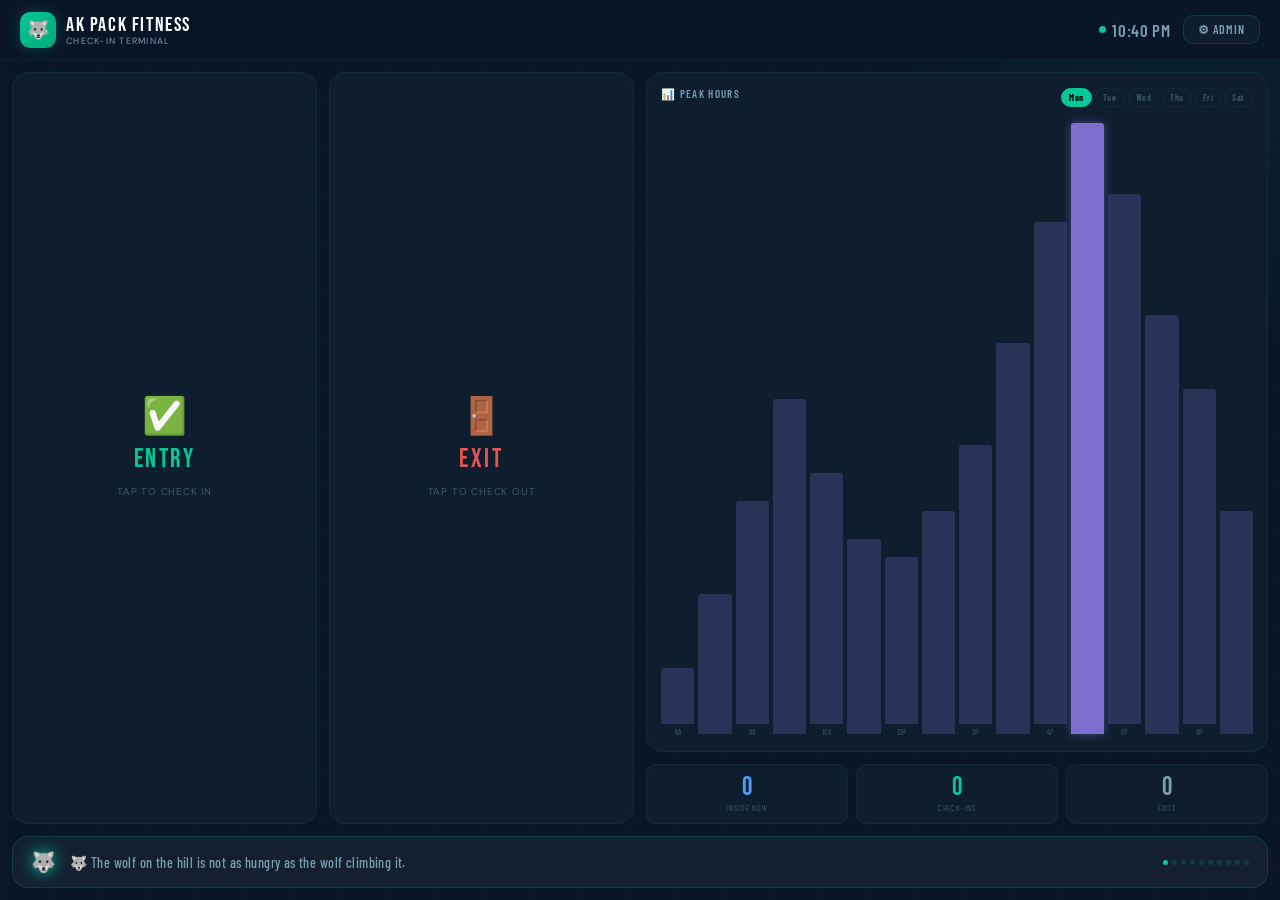
<file: index.html>
<!DOCTYPE html>
<html lang="en">
<head>
<meta charset="UTF-8">
<meta name="viewport" content="width=device-width, initial-scale=1.0, maximum-scale=1.0">
<title>AK Pack Fitness</title>
<link rel="stylesheet" href="style.css">
<style>
/* ── TOPBAR ── */
.topbar{
  position:fixed;top:0;left:0;right:0;height:var(--topbar);
  background:rgba(10,22,40,.96);backdrop-filter:blur(16px);
  border-bottom:1px solid var(--border);
  display:flex;align-items:center;justify-content:space-between;
  padding:0 20px;z-index:100;
}
.logo{display:flex;align-items:center;gap:10px;cursor:pointer;user-select:none}
.logo-icon{width:36px;height:36px;background:linear-gradient(135deg,var(--accent),var(--accent2));border-radius:10px;display:flex;align-items:center;justify-content:center;font-size:18px;box-shadow:0 0 16px var(--accent-glow)}
.logo-text{font-family:'Bebas Neue',sans-serif;font-size:20px;letter-spacing:.08em}
.logo-sub{font-size:9px;color:var(--text2);letter-spacing:.14em;text-transform:uppercase;margin-top:-2px}
.topbar-right{display:flex;align-items:center;gap:12px}
.clock-wrap{display:flex;align-items:center;gap:6px;font-family:'Barlow Condensed',sans-serif;font-size:17px;font-weight:600;color:var(--text2);letter-spacing:.04em}
.admin-link{background:var(--card);border:1px solid var(--border2);color:var(--text2);padding:6px 14px;border-radius:var(--radius-sm);cursor:pointer;font-family:'Barlow Condensed',sans-serif;font-size:12px;font-weight:600;letter-spacing:.1em;text-transform:uppercase;transition:all .2s;text-decoration:none;display:inline-flex;align-items:center;gap:5px}
.admin-link:hover{border-color:var(--accent);color:var(--accent);box-shadow:0 0 12px var(--accent-glow)}

/* ── MAIN GRID ── */
.main{
  position:fixed;
  top:var(--topbar);left:0;right:0;bottom:0;
  display:grid;
  grid-template-columns:1fr 1fr;
  grid-template-rows:1fr 52px;
  gap:12px;padding:12px;
  z-index:1;
}

/* ── LEFT COL ── */
.left-col{display:grid;grid-template-columns:1fr 1fr;gap:12px}

/* ENTRY / EXIT */
.action-btn{
  background:var(--card);border:1px solid var(--border);border-radius:var(--radius);
  display:flex;flex-direction:column;align-items:center;justify-content:center;
  gap:10px;cursor:pointer;text-decoration:none;color:var(--text);
  transition:all .35s cubic-bezier(.34,1.56,.64,1);
  position:relative;overflow:hidden;min-height:0;
}
.action-btn::before{content:'';position:absolute;inset:0;opacity:0;transition:opacity .3s;border-radius:inherit}
.action-btn.entry::before{background:radial-gradient(circle at 50% 60%,rgba(0,200,150,.18) 0%,transparent 70%)}
.action-btn.exit::before{background:radial-gradient(circle at 50% 60%,rgba(224,85,85,.15) 0%,transparent 70%)}
.action-btn:hover::before{opacity:1}
.action-btn.entry:hover{border-color:var(--accent);box-shadow:0 0 28px rgba(0,200,150,.2);transform:translateY(-2px)}
.action-btn.exit:hover{border-color:var(--red);box-shadow:0 0 28px rgba(224,85,85,.2);transform:translateY(-2px)}
.action-btn:active{transform:scale(.97)}
.action-icon{font-size:36px;line-height:1}
.action-label{font-family:'Bebas Neue',sans-serif;font-size:26px;letter-spacing:.1em}
.action-btn.entry .action-label{color:var(--accent)}
.action-btn.exit .action-label{color:var(--red)}
.action-sub{font-size:10px;color:var(--text3);letter-spacing:.08em;text-transform:uppercase}
.action-btn.entry{animation:breatheTeal 3s ease-in-out infinite}
.action-btn.exit{animation:breatheRed 3s ease-in-out infinite;animation-delay:1.5s}
@keyframes breatheTeal{0%,100%{box-shadow:0 0 0 0 rgba(0,200,150,0)}50%{box-shadow:0 0 18px 2px rgba(0,200,150,.1)}}
@keyframes breatheRed{0%,100%{box-shadow:0 0 0 0 rgba(224,85,85,0)}50%{box-shadow:0 0 18px 2px rgba(224,85,85,.1)}}

/* ── RIGHT COL ── */
.right-col{display:grid;grid-template-rows:1fr auto;gap:12px}

/* GRAPH */
.graph-card{background:var(--card);border:1px solid var(--border);border-radius:var(--radius);padding:14px;display:flex;flex-direction:column;min-height:0}
.graph-header{display:flex;align-items:center;justify-content:space-between;margin-bottom:10px;flex-shrink:0}
.day-pills{display:flex;gap:3px}
.day-pill{padding:3px 7px;border-radius:20px;font-size:9px;font-family:'Barlow Condensed',sans-serif;font-weight:600;letter-spacing:.06em;cursor:pointer;border:1px solid var(--border);color:var(--text3);background:transparent;transition:all .2s}
.day-pill.active{background:var(--accent);border-color:var(--accent);color:#000;font-weight:700}
.bar-chart{display:flex;align-items:flex-end;gap:4px;flex:1;min-height:0;padding-top:6px}
.bar-wrap{flex:1;display:flex;flex-direction:column;align-items:center;gap:3px;height:100%;justify-content:flex-end}
.bar{width:100%;border-radius:3px 3px 0 0;background:rgba(124,111,205,.25);transition:height .6s cubic-bezier(.34,1.56,.64,1),background .2s;cursor:pointer;min-height:3px}
.bar.peak{background:var(--purple);box-shadow:0 0 10px rgba(124,111,205,.5)}
.bar:hover{background:var(--accent)}
.bar-label{font-size:8px;color:var(--text3);font-family:'Barlow Condensed',sans-serif;white-space:nowrap}

/* MINI STATS ROW */
.mini-stats{display:grid;grid-template-columns:1fr 1fr 1fr;gap:8px}
.mini-stat{background:var(--card);border:1px solid var(--border);border-radius:var(--radius-sm);padding:10px 8px;text-align:center}
.mini-val{font-family:'Bebas Neue',sans-serif;font-size:26px;line-height:1;margin-bottom:2px}
.mini-label{font-size:8px;color:var(--text3);letter-spacing:.1em;text-transform:uppercase;font-family:'Barlow Condensed',sans-serif}
.stat-inside .mini-val{color:var(--blue)}
.stat-checkin .mini-val{color:var(--accent)}
.stat-exits .mini-val{color:var(--text2)}

/* PACK FEED */
.pack-feed{
  grid-column:1/-1;
  background:var(--card2);border:1px solid var(--border2);border-radius:var(--radius);
  padding:0 18px;display:flex;align-items:center;gap:14px;overflow:hidden;
}
.feed-wolf{font-size:20px;flex-shrink:0;filter:drop-shadow(0 0 8px var(--accent))}
.feed-text{font-family:'Barlow Condensed',sans-serif;font-size:14px;font-weight:500;color:var(--text2);letter-spacing:.03em;flex:1;transition:opacity .5s,transform .4s}
.feed-text.out{opacity:0;transform:translateY(-8px)}
.feed-dots{display:flex;gap:4px;flex-shrink:0}
.fdot{width:5px;height:5px;border-radius:50%;background:var(--border2);transition:background .3s}
.fdot.on{background:var(--accent)}

/* ── RESPONSIVE ── */
@media(max-width:900px){
  .main{grid-template-columns:1fr 1fr;grid-template-rows:1fr 1fr 44px;gap:10px;padding:10px}
  .left-col{grid-column:1/2;grid-row:1/2}
  .right-col{grid-column:2/3;grid-row:1/3}
  .pack-feed{grid-row:3}
}
@media(max-width:600px){
  .main{position:relative;top:var(--topbar);bottom:auto;height:auto;display:flex;flex-direction:column;gap:10px;padding:10px;overflow-y:auto}
  .left-col{grid-template-columns:1fr 1fr;min-height:160px}
  .action-icon{font-size:28px}
  .action-label{font-size:20px}
  .logo-sub{display:none}
  .bar-chart{height:60px}
}
/* LANDSCAPE MOBILE/TABLET */
@media(max-height:520px){
  :root{--topbar:48px}
  .main{gap:8px;padding:8px}
  .action-icon{font-size:24px}
  .action-label{font-size:20px}
  .action-sub{display:none}
  .mini-val{font-size:20px}
  .bar-chart{min-height:40px}
  .pack-feed{padding:0 12px}
  .feed-text{font-size:12px}
}
</style>
</head>
<body>

<div class="topbar">
  <div class="logo" id="logoEl">
    <div class="logo-icon">🐺</div>
    <div>
      <div class="logo-text">AK Pack Fitness</div>
      <div class="logo-sub">Check-In Terminal</div>
    </div>
  </div>
  <div class="topbar-right">
    <div class="clock-wrap"><span class="live-dot"></span><span id="clock">--:-- --</span></div>
    <a class="admin-link" href="admin.html">⚙ Admin</a>
  </div>
</div>

<div class="main">

  <!-- LEFT: ENTRY + EXIT -->
  <div class="left-col">
    <a class="action-btn entry" href="numpad.html?mode=entry">
      <div class="action-icon">✅</div>
      <div class="action-label">Entry</div>
      <div class="action-sub">Tap to check in</div>
    </a>
    <a class="action-btn exit" href="numpad.html?mode=exit">
      <div class="action-icon">🚪</div>
      <div class="action-label">Exit</div>
      <div class="action-sub">Tap to check out</div>
    </a>
  </div>

  <!-- RIGHT: GRAPH + MINI STATS -->
  <div class="right-col">
    <div class="graph-card">
      <div class="graph-header">
        <div class="card-title">📊 Peak Hours</div>
        <div class="day-pills">
          <button class="day-pill active" onclick="setDay(this,'Mon')">Mon</button>
          <button class="day-pill" onclick="setDay(this,'Tue')">Tue</button>
          <button class="day-pill" onclick="setDay(this,'Wed')">Wed</button>
          <button class="day-pill" onclick="setDay(this,'Thu')">Thu</button>
          <button class="day-pill" onclick="setDay(this,'Fri')">Fri</button>
          <button class="day-pill" onclick="setDay(this,'Sat')">Sat</button>
        </div>
      </div>
      <div class="bar-chart" id="barChart"></div>
    </div>

    <div class="mini-stats">
      <div class="mini-stat stat-inside"><div class="mini-val" id="insideCount">0</div><div class="mini-label">Inside Now</div></div>
      <div class="mini-stat stat-checkin"><div class="mini-val" id="checkinCount">0</div><div class="mini-label">Check-ins</div></div>
      <div class="mini-stat stat-exits"><div class="mini-val" id="exitCount">0</div><div class="mini-label">Exits</div></div>
    </div>
  </div>

  <!-- PACK FEED -->
  <div class="pack-feed">
    <div class="feed-wolf">🐺</div>
    <div class="feed-text" id="feedText">Loading pack message...</div>
    <div class="feed-dots" id="feedDots"></div>
  </div>

</div>

<div class="toast-container" id="tc"></div>

<script>
const SHEET_ID = localStorage.getItem('ak_sheet_id')||'1Vo8k_hEm6OrJt-Bqf1T8vxcMH4_U9DoXkxsJPt9lKsw';

/* CLOCK */
function tick(){
  const n=new Date();let h=n.getHours();const m=String(n.getMinutes()).padStart(2,'0');
  const ap=h>=12?'PM':'AM';h=h%12||12;
  document.getElementById('clock').textContent=`${h}:${m} ${ap}`;
}
tick();setInterval(tick,1000);

/* BAR CHART */
const HD={Mon:[2,5,8,12,9,7,6,8,10,14,18,22,19,15,12,8],Tue:[1,4,7,10,8,6,5,7,9,13,17,20,18,14,11,7],Wed:[3,6,9,13,10,8,7,9,11,15,19,23,20,16,13,9],Thu:[2,5,8,11,9,7,6,8,10,14,18,21,19,15,12,8],Fri:[4,7,10,14,11,9,8,10,12,16,20,24,21,17,14,10],Sat:[8,14,20,18,15,12,10,8,7,6,5,4,3,2,1,0]};
const HL=['6A','7A','8A','9A','10A','11A','12P','1P','2P','3P','4P','5P','6P','7P','8P','9P'];
function renderChart(day){
  const d=HD[day]||HD.Mon;const mx=Math.max(...d);
  const c=document.getElementById('barChart');c.innerHTML='';
  d.forEach((v,i)=>{
    const w=document.createElement('div');w.className='bar-wrap';
    const b=document.createElement('div');b.className='bar'+(v===mx?' peak':'');
    b.style.height=`${(v/mx)*100}%`;
    const l=document.createElement('div');l.className='bar-label';
    l.textContent=i%2===0?HL[i]:'';
    w.appendChild(b);w.appendChild(l);c.appendChild(w);
  });
}
function setDay(el,day){
  document.querySelectorAll('.day-pill').forEach(p=>p.classList.remove('active'));
  el.classList.add('active');renderChart(day);
}
renderChart('Mon');

/* PACK FEED */
const msgs=[
  '🐺 The wolf on the hill is not as hungry as the wolf climbing it.',
  '💪 Every rep brings you closer to the pack leader.',
  '🔥 Pain is temporary. Pack pride is forever.',
  '🐺 A wolf does not lose sleep over the opinion of sheep.',
  '⚡ Your only competition is who you were yesterday.',
  '🏋️ Iron sharpens iron — the pack makes you stronger.',
  '🐺 Consistency beats intensity. Show up every single day.',
  '💥 The body achieves what the mind believes.',
  '💡 Tip: Hydrate before, during and after every session!',
  '🐺 Train like a wolf. Recover like a champion.',
];
let fi=0;
const ft=document.getElementById('feedText');
const fdots=document.getElementById('feedDots');
msgs.forEach((_,i)=>{const d=document.createElement('div');d.className='fdot'+(i===0?' on':'');fdots.appendChild(d)});
ft.textContent=msgs[0];
function nextFeed(){
  ft.classList.add('out');
  setTimeout(()=>{
    fi=(fi+1)%msgs.length;
    ft.textContent=msgs[fi];
    ft.classList.remove('out');
    document.querySelectorAll('.fdot').forEach((d,i)=>d.classList.toggle('on',i===fi));
  },500);
}
setInterval(nextFeed,8000);

/* STATS from Google Sheets */
function loadStats(){
  if(!SHEET_ID)return;
  const today=new Date().toLocaleDateString('en-GB');
  const cb='akSt_'+Date.now();
  window[cb]=function(data){
    try{
      const rows=data.table.rows||[];
      let ci=0,ex=0;const ins=new Set();
      rows.forEach(r=>{
        const dt=r.c[0]?.f||r.c[0]?.v||'';
        const st=r.c[4]?.v||'';
        const id=String(r.c[2]?.v||'');
        const dStr=typeof dt==='number'?excelDateToJS(dt):dt;
        if(dStr===today||dStr.startsWith(today)){
          if(st==='Entry'){ci++;ins.add(id);}
          if(st==='Exit'){ex++;ins.delete(id);}
        }
      });
      document.getElementById('insideCount').textContent=ins.size;
      document.getElementById('checkinCount').textContent=ci;
      document.getElementById('exitCount').textContent=ex;
      console.log('[AK Stats]',{ci,ex,inside:ins.size});
    }catch(e){console.error('[AK Stats]',e);}
    delete window[cb];
  };
  const s=document.createElement('script');
  s.src=`https://docs.google.com/spreadsheets/d/${SHEET_ID}/gviz/tq?sheet=Attendance&tq=select%20*&tqx=responseHandler:${cb}`;
  document.head.appendChild(s);
}
function excelDateToJS(serial){const d=new Date(Math.round((serial-25569)*86400*1000));return d.toLocaleDateString('en-GB');}
loadStats();setInterval(loadStats,30000);

/* MIDNIGHT RESET */
let lastDate=new Date().toDateString();
setInterval(()=>{const nd=new Date().toDateString();if(nd!==lastDate){lastDate=nd;loadStats();}},60000);

/* LOGO 5x TAP → ADMIN */
let taps=0,tapT;
document.getElementById('logoEl').addEventListener('click',()=>{
  taps++;clearTimeout(tapT);tapT=setTimeout(()=>taps=0,2000);
  if(taps>=5)window.location.href='admin.html';
});

/* SETUP CHECK */
if(!SHEET_ID)setTimeout(()=>toast('⚙️ Open Admin → Settings to configure Google Sheets','error'),2000);

function toast(msg,type='success'){
  const t=document.createElement('div');t.className=`toast ${type}`;t.textContent=msg;
  document.getElementById('tc').appendChild(t);setTimeout(()=>t.remove(),4000);
}
</script>
</body>
</html>
</file>
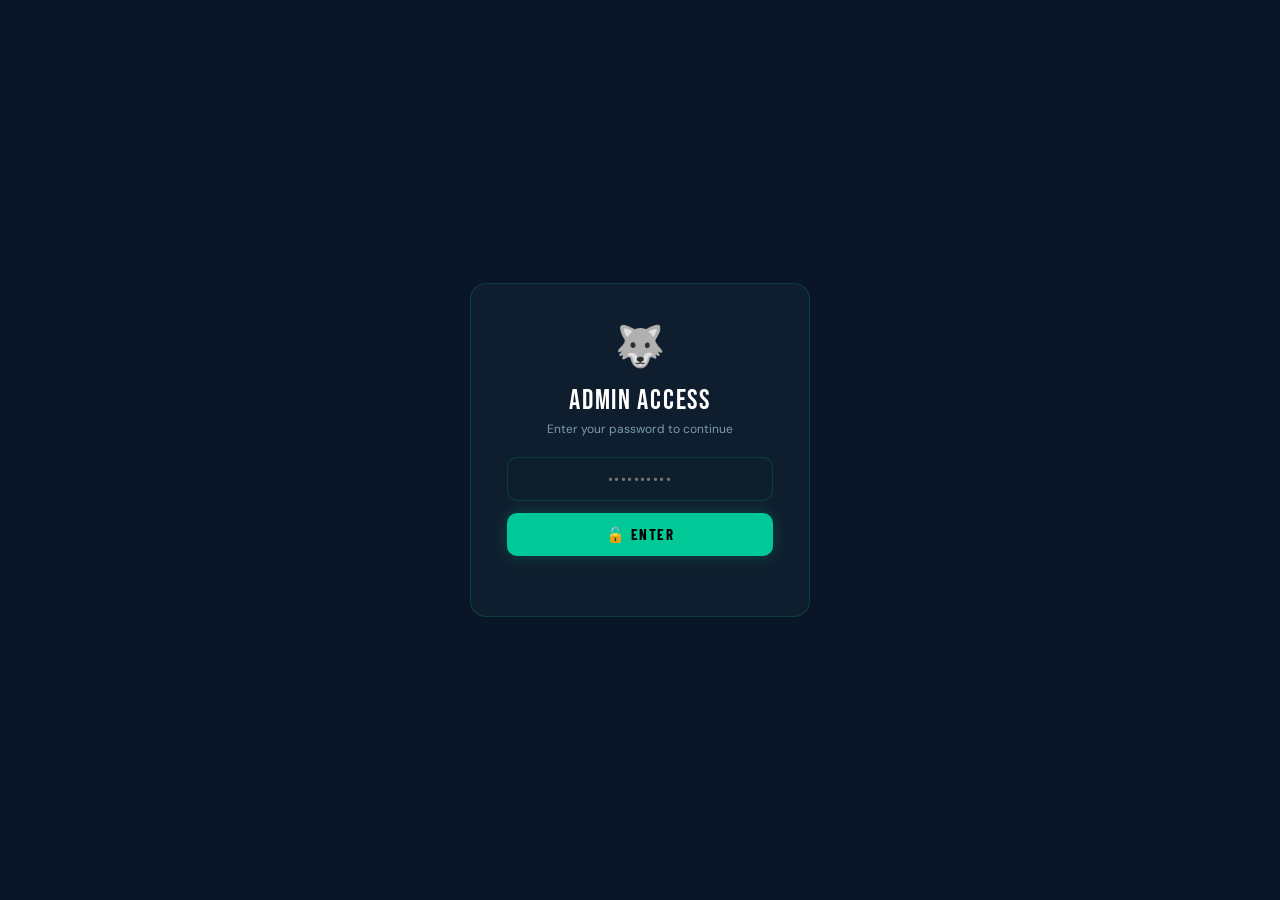
<file: admin-1.html>
<!DOCTYPE html>
<html lang="en">
<head>
<meta charset="UTF-8">
<meta name="viewport" content="width=device-width, initial-scale=1.0">
<title>AK Pack — Admin</title>
<link rel="stylesheet" href="style.css">
<style>
html,body{height:100%}

/* ── PASSWORD GATE ── */
.gate{position:fixed;inset:0;background:var(--bg);display:flex;align-items:center;justify-content:center;z-index:999}
.gate-box{background:var(--card);border:1px solid var(--border2);border-radius:var(--radius);padding:36px;width:340px;text-align:center;animation:pIn .4s ease}
@keyframes pIn{from{opacity:0;transform:scale(.94)}to{opacity:1;transform:scale(1)}}
.gate-icon{font-size:40px;margin-bottom:12px}
.gate-title{font-family:'Bebas Neue',sans-serif;font-size:28px;letter-spacing:.06em;margin-bottom:4px}
.gate-sub{font-size:12px;color:var(--text2);margin-bottom:20px}
.gate-input{width:100%;background:var(--bg2);border:1px solid var(--border2);border-radius:var(--radius-sm);padding:12px 16px;color:var(--text);font-family:'DM Sans',sans-serif;font-size:14px;outline:none;text-align:center;letter-spacing:.1em;margin-bottom:12px;transition:border-color .2s}
.gate-input:focus{border-color:var(--accent)}
.gate-btn{width:100%;background:var(--accent);color:#000;border:none;padding:12px;border-radius:var(--radius-sm);font-family:'Barlow Condensed',sans-serif;font-size:15px;font-weight:700;letter-spacing:.1em;text-transform:uppercase;cursor:pointer;transition:all .2s;box-shadow:0 0 16px var(--accent-glow)}
.gate-btn:hover{background:#00e6ab;transform:translateY(-1px)}
.gate-err{color:var(--red);font-size:12px;margin-top:8px;height:16px}
@keyframes gShake{0%,100%{transform:translateX(0)}20%{transform:translateX(-8px)}40%{transform:translateX(8px)}60%{transform:translateX(-5px)}80%{transform:translateX(5px)}}
.gate-shake{animation:gShake .4s ease}

/* ── APP ── */
.app{display:flex;height:100vh;position:relative;z-index:1}

/* ── SIDEBAR ── */
.sidebar{width:64px;background:var(--bg2);border-right:1px solid var(--border);display:flex;flex-direction:column;align-items:center;padding:14px 0;gap:4px;flex-shrink:0;z-index:10;overflow-y:auto}
.sb-logo{width:38px;height:38px;background:linear-gradient(135deg,var(--accent),var(--accent2));border-radius:10px;display:flex;align-items:center;justify-content:center;font-size:18px;box-shadow:0 0 14px var(--accent-glow);margin-bottom:14px}
.ni{width:44px;height:44px;border-radius:11px;display:flex;align-items:center;justify-content:center;cursor:pointer;transition:all .2s;font-size:18px;border:none;background:transparent;color:var(--text3)}
.ni:hover{background:var(--card);color:var(--text)}
.ni.on{background:rgba(0,200,150,.15);color:var(--accent);box-shadow:0 0 12px rgba(0,200,150,.12)}
.sb-space{flex:1}

/* ── MAIN ── */
.main{flex:1;display:flex;flex-direction:column;overflow:hidden;min-width:0}

/* ── TOPBAR ── */
.topbar{height:60px;border-bottom:1px solid var(--border);display:flex;align-items:center;justify-content:space-between;padding:0 20px;background:rgba(10,22,40,.8);backdrop-filter:blur(12px);flex-shrink:0}
.page-title{font-family:'Bebas Neue',sans-serif;font-size:22px;letter-spacing:.06em}
.tb-right{display:flex;align-items:center;gap:10px}
.fpills{display:flex;gap:5px}
.fp{padding:5px 11px;border-radius:20px;font-size:11px;font-family:'Barlow Condensed',sans-serif;font-weight:600;letter-spacing:.06em;cursor:pointer;border:1px solid var(--border);color:var(--text3);background:transparent;transition:all .2s}
.fp.on{background:var(--accent);border-color:var(--accent);color:#000;font-weight:700}
.clk{font-family:'Barlow Condensed',sans-serif;font-size:15px;color:var(--text2);display:flex;align-items:center;gap:5px}
.kbtn{background:var(--card);border:1px solid var(--border2);color:var(--text2);padding:6px 12px;border-radius:var(--radius-sm);cursor:pointer;font-family:'Barlow Condensed',sans-serif;font-size:11px;font-weight:600;letter-spacing:.1em;text-transform:uppercase;transition:all .2s;text-decoration:none;display:inline-flex;align-items:center;gap:4px}
.kbtn:hover{border-color:var(--accent);color:var(--accent)}

/* ── PAGE CONTENT ── */
.pg{flex:1;overflow-y:auto;padding:18px;display:none}
.pg.on{display:block}

/* ── DASHBOARD ── */
/* NexusBank-style layout:
   Left (2/3): graph card top | stats row bottom
   Right (1/3): status cards + recent list stacked */
.db-grid{
  display:grid;
  grid-template-columns:1fr 280px;
  grid-template-rows:auto auto;
  gap:14px;
  min-height:0;
  min-height:0;
}

.db-left{display:flex;flex-direction:column;gap:14px;min-height:0}
.db-right{display:flex;flex-direction:column;gap:10px;min-height:0;overflow-y:auto}

/* Graph */
.graph-card{background:var(--card);border:1px solid var(--border);border-radius:var(--radius);padding:18px;flex:1;display:flex;flex-direction:column;min-height:0}
.graph-hdr{display:flex;align-items:center;justify-content:space-between;margin-bottom:14px;flex-shrink:0}
.dpills{display:flex;gap:4px}
.dp{padding:3px 8px;border-radius:20px;font-size:9px;font-family:'Barlow Condensed',sans-serif;font-weight:600;letter-spacing:.06em;cursor:pointer;border:1px solid var(--border);color:var(--text3);background:transparent;transition:all .2s}
.dp.on{background:var(--accent);border-color:var(--accent);color:#000;font-weight:700}
.bar-chart{display:flex;align-items:flex-end;gap:5px;flex:1;min-height:0;padding-top:8px}
.bw{flex:1;display:flex;flex-direction:column;align-items:center;gap:3px;height:100%;justify-content:flex-end}
.b{width:100%;border-radius:3px 3px 0 0;background:rgba(124,111,205,.2);transition:height .6s cubic-bezier(.34,1.56,.64,1);cursor:pointer;min-height:3px}
.b.pk{background:var(--purple);box-shadow:0 0 10px rgba(124,111,205,.4)}
.b:hover{background:var(--accent)}
.bl{font-size:8px;color:var(--text3);font-family:'Barlow Condensed',sans-serif;white-space:nowrap}

/* Stats row (check-ins, exits, peak) */
.stats-row{display:grid;grid-template-columns:repeat(3,1fr);gap:14px;flex-shrink:0}
.st-card{background:var(--card);border:1px solid var(--border);border-radius:var(--radius);padding:14px}
.st-val{font-family:'Bebas Neue',sans-serif;font-size:36px;line-height:1;margin-top:4px}

/* Right col cards */
.rc-card{background:var(--card);border:1px solid var(--border);border-radius:var(--radius);padding:14px;flex-shrink:0}
.rc-card.teal-bg{background:var(--teal-card);border-color:rgba(0,200,150,.2)}
.rc-val{font-family:'Bebas Neue',sans-serif;font-size:38px;line-height:1;margin-top:2px}
.rc-card.c-inside .rc-val{color:var(--blue)}
.rc-card.c-active .rc-val{color:var(--accent)}
.rc-card.c-warn .rc-val{color:var(--yellow)}
.rc-card.c-exp .rc-val{color:var(--red)}

/* Recent list */
.recent-card{background:var(--card);border:1px solid var(--border);border-radius:var(--radius);padding:14px;flex:1;display:flex;flex-direction:column;min-height:120px}
.recent-list{display:flex;flex-direction:column;gap:6px;overflow-y:auto;flex:1;margin-top:8px}
.ri{display:flex;align-items:center;gap:8px;padding:7px 8px;border-radius:var(--radius-sm);background:var(--bg2);border:1px solid var(--border)}
.ri-dot{width:7px;height:7px;border-radius:50%;flex-shrink:0}
.ri-info{flex:1;min-width:0}
.ri-name{font-family:'Barlow Condensed',sans-serif;font-size:13px;font-weight:700;white-space:nowrap;overflow:hidden;text-overflow:ellipsis}
.ri-meta{font-size:10px;color:var(--text3)}
.ri-time{font-family:'Barlow Condensed',sans-serif;font-size:11px;color:var(--text3);flex-shrink:0}

/* ── HISTORY ── */
.h-toolbar{display:flex;gap:8px;margin-bottom:14px;flex-wrap:wrap}
.hi{background:var(--card);border:1px solid var(--border);border-radius:var(--radius-sm);padding:8px 12px;color:var(--text);font-family:'DM Sans',sans-serif;font-size:12px;outline:none;transition:border-color .2s}
.hi:focus{border-color:var(--accent)}
.h-grid{display:grid;grid-template-columns:repeat(auto-fill,minmax(220px,1fr));gap:10px}
.hc{background:var(--card);border:1px solid var(--border);border-radius:var(--radius);padding:13px;transition:all .2s}
.hc:hover{border-color:var(--border2);transform:translateY(-2px)}
.hc-top{display:flex;align-items:center;justify-content:space-between;margin-bottom:8px}
.hc-name{font-family:'Barlow Condensed',sans-serif;font-size:15px;font-weight:700}
.hc-row{display:flex;justify-content:space-between;font-size:11px;color:var(--text2);padding:1px 0}

/* ── MEMBERS ── */
.m-grid{display:grid;grid-template-columns:repeat(auto-fill,minmax(260px,1fr));gap:12px}
.mc{background:var(--card);border:1px solid var(--border);border-radius:var(--radius);padding:14px;transition:all .2s}
.mc:hover{border-color:var(--border2);transform:translateY(-2px)}
.mc-top{display:flex;align-items:center;justify-content:space-between;margin-bottom:10px}
.mc-av{width:38px;height:38px;border-radius:50%;background:linear-gradient(135deg,var(--accent),var(--accent2));display:flex;align-items:center;justify-content:center;font-family:'Bebas Neue',sans-serif;font-size:17px;color:#000;flex-shrink:0}
.mc-info{flex:1;margin-left:10px}
.mc-name{font-family:'Barlow Condensed',sans-serif;font-size:15px;font-weight:700}
.mc-id{font-size:11px;color:var(--text3)}
.mc-row{display:flex;justify-content:space-between;font-size:11px;color:var(--text2);padding:2px 0}

/* ── WORKOUT ── */
.wk-toolbar{display:flex;gap:8px;margin-bottom:14px;align-items:center}
.wt{width:100%;border-collapse:separate;border-spacing:0 5px}
.wt th{font-family:'Barlow Condensed',sans-serif;font-size:9px;font-weight:600;letter-spacing:.12em;text-transform:uppercase;color:var(--text3);text-align:left;padding:5px 10px}
.wt td{background:var(--card);padding:10px;font-size:12px;border-top:1px solid var(--border);border-bottom:1px solid var(--border)}
.wt td:first-child{border-left:1px solid var(--border);border-radius:var(--radius-sm) 0 0 var(--radius-sm)}
.wt td:last-child{border-right:1px solid var(--border);border-radius:0 var(--radius-sm) var(--radius-sm) 0}

/* ── SETTINGS ── */
.sw{max-width:560px;display:flex;flex-direction:column;gap:16px}
.ss{background:var(--card);border:1px solid var(--border);border-radius:var(--radius);padding:18px}
.ss-title{font-family:'Barlow Condensed',sans-serif;font-size:13px;font-weight:700;letter-spacing:.1em;text-transform:uppercase;color:var(--text2);margin-bottom:14px;padding-bottom:10px;border-bottom:1px solid var(--border)}
.sf{display:flex;flex-direction:column;gap:5px;margin-bottom:12px}
.sl{font-size:11px;color:var(--text2);font-family:'Barlow Condensed',sans-serif;letter-spacing:.08em;text-transform:uppercase}
.si{background:var(--bg2);border:1px solid var(--border);border-radius:var(--radius-sm);padding:10px 14px;color:var(--text);font-family:'DM Sans',sans-serif;font-size:13px;outline:none;transition:border-color .2s;width:100%}
.si:focus{border-color:var(--accent)}
.sbtn{background:var(--accent);color:#000;border:none;padding:10px 22px;border-radius:var(--radius-sm);font-family:'Barlow Condensed',sans-serif;font-size:13px;font-weight:700;letter-spacing:.08em;text-transform:uppercase;cursor:pointer;transition:all .2s;box-shadow:0 0 14px var(--accent-glow)}
.sbtn:hover{background:#00e6ab;transform:translateY(-1px)}

/* ── NOTIF ── */
.nf-list{display:flex;flex-direction:column;gap:10px}
.nf-item{background:var(--card);border-radius:var(--radius);padding:14px;display:flex;align-items:center;gap:12px}

/* ── MOBILE NAV ── */
.mob-nav{display:none;position:fixed;bottom:0;left:0;right:0;background:var(--bg2);border-top:1px solid var(--border);padding:8px 0 10px;justify-content:space-around;z-index:100}
.mn{display:flex;flex-direction:column;align-items:center;gap:2px;cursor:pointer;padding:5px 10px;border-radius:var(--radius-sm);transition:all .2s;border:none;background:none}
.mn-icon{font-size:18px}
.mn-label{font-size:8px;color:var(--text3);font-family:'Barlow Condensed',sans-serif;letter-spacing:.06em;text-transform:uppercase}
.mn.on .mn-label{color:var(--accent)}

/* ── RESPONSIVE ── */
@media(max-width:1100px){
  .db-grid{grid-template-columns:1fr 240px}
}
@media(max-width:900px){.pg{overflow-y:auto!important;}
  .sidebar{display:none}
  .mob-nav{display:flex}
  .pg{padding-bottom:72px}
  .db-grid{grid-template-columns:1fr;height:auto}
  .db-right{display:grid;grid-template-columns:repeat(2,1fr);overflow-y:visible}
  .recent-card{grid-column:1/-1}
  .stats-row{grid-template-columns:1fr 1fr 1fr}
}
@media(max-width:600px){
  .fpills{display:none}
  .topbar{padding:0 14px}
  .pg{padding:12px 12px 72px}
  .db-right{grid-template-columns:1fr 1fr}
  .stats-row{grid-template-columns:1fr 1fr}
  .h-grid{grid-template-columns:1fr 1fr}
  .m-grid{grid-template-columns:1fr}
}
</style>
</head>
<body>

<!-- PASSWORD GATE -->
<div class="gate" id="gate">
  <div class="gate-box">
    <div class="gate-icon">🐺</div>
    <div class="gate-title">Admin Access</div>
    <div class="gate-sub">Enter your password to continue</div>
    <input type="password" class="gate-input" id="gateInput" placeholder="••••••••••" onkeydown="if(event.key==='Enter')checkPw()">
    <button class="gate-btn" onclick="checkPw()">🔓 Enter</button>
    <div class="gate-err" id="gateErr"></div>
  </div>
</div>

<!-- APP -->
<div class="app" id="appWrap" style="display:none">

  <!-- SIDEBAR -->
  <div class="sidebar">
    <div class="sb-logo">🐺</div>
    <button class="ni on" onclick="showPage('dashboard',this)" title="Dashboard">🏠</button>
    <button class="ni" onclick="showPage('history',this)" title="History">📋</button>
    <button class="ni" onclick="showPage('members',this)" title="Members">👥</button>
    <button class="ni" onclick="showPage('workout',this)" title="Training Plans">💪</button>
    <div class="sb-space"></div>
    <button class="ni" onclick="showPage('notifications',this)" title="Notifications">🔔</button>
    <button class="ni" onclick="showPage('settings',this)" title="Settings">⚙️</button>
  </div>

  <!-- MAIN -->
  <div class="main">
    <div class="topbar">
      <div class="page-title" id="pgTitle">Live Monitor</div>
      <div class="tb-right">
        <div class="fpills" id="fpills">
          <button class="fp on" onclick="setFP(this,'today')">Today</button>
          <button class="fp" onclick="setFP(this,'week')">This Week</button>
          <button class="fp" onclick="setFP(this,'month')">This Month</button>
        </div>
        <div class="clk"><span class="live-dot"></span><span id="clk">--:-- --</span></div>
        <a href="index.html" class="kbtn">📱 Kiosk</a>
        <button class="kbtn" onclick="logout()">🔒 Logout</button>
      </div>
    </div>

    <!-- DASHBOARD -->
    <div class="pg on" id="pg-dashboard">
      <div class="db-grid">
        <div class="db-left">
          <!-- Peak Hours Graph -->
          <div class="graph-card">
            <div class="graph-hdr">
              <div class="card-title">📊 Peak Hours</div>
              <div class="dpills">
                <button class="dp on" onclick="setDay(this,'Mon')">Mon</button>
                <button class="dp" onclick="setDay(this,'Tue')">Tue</button>
                <button class="dp" onclick="setDay(this,'Wed')">Wed</button>
                <button class="dp" onclick="setDay(this,'Thu')">Thu</button>
                <button class="dp" onclick="setDay(this,'Fri')">Fri</button>
                <button class="dp" onclick="setDay(this,'Sat')">Sat</button>
              </div>
            </div>
            <div class="bar-chart" id="barChart"></div>
          </div>
          <!-- Stats Row -->
          <div class="stats-row">
            <div class="st-card">
              <div class="card-title">☑️ Check-ins Today</div>
              <div class="st-val" style="color:var(--accent)" id="ciCount">0</div>
            </div>
            <div class="st-card">
              <div class="card-title">🚪 Exits Today</div>
              <div class="st-val" style="color:var(--text2)" id="exCount">0</div>
            </div>
            <div class="st-card">
              <div class="card-title">⏰ Peak Hour</div>
              <div class="st-val" style="color:var(--yellow)" id="pkHour">—</div>
            </div>
          </div>
        </div>

        <!-- RIGHT COL -->
        <div class="db-right">
          <div class="rc-card c-inside teal-bg">
            <div class="card-title" style="display:flex;align-items:center;justify-content:space-between">👥 Inside Now <span class="live-dot"></span></div>
            <div class="rc-val" id="inCount">0</div>
            <div style="font-size:10px;color:var(--text2);margin-top:2px;font-family:'Barlow Condensed',sans-serif;letter-spacing:.06em;text-transform:uppercase">members in gym</div>
          </div>
          <div class="rc-card c-active">
            <div class="card-title">🟢 Active Members</div>
            <div class="rc-val" id="acCount">—</div>
            <div style="font-size:10px;color:var(--text2);margin-top:2px;font-family:'Barlow Condensed',sans-serif;letter-spacing:.06em;text-transform:uppercase">valid memberships</div>
          </div>
          <div class="rc-card c-warn">
            <div class="card-title">🟡 Expiring Soon</div>
            <div class="rc-val" id="waCount">—</div>
            <div style="font-size:10px;color:var(--text2);margin-top:2px;font-family:'Barlow Condensed',sans-serif;letter-spacing:.06em;text-transform:uppercase">within 7 days</div>
          </div>
          <div class="rc-card c-exp">
            <div class="card-title">🔴 Expired</div>
            <div class="rc-val" id="epCount">—</div>
            <div style="font-size:10px;color:var(--text2);margin-top:2px;font-family:'Barlow Condensed',sans-serif;letter-spacing:.06em;text-transform:uppercase">need renewal</div>
          </div>
          <div class="recent-card">
            <div class="card-title">⚡ Recent Activity</div>
            <div class="recent-list" id="recentList"><div style="color:var(--text3);font-size:11px;text-align:center;padding:12px">Loading...</div></div>
          </div>
        </div>
      </div>
    </div>

    <!-- HISTORY -->
    <div class="pg" id="pg-history">
      <div class="h-toolbar">
        <input type="date" class="hi" id="hDate" onchange="filterH()">
        <input type="text" class="hi" id="hSearch" placeholder="Name or ID..." oninput="filterH()" style="flex:1;min-width:120px">
        <select class="hi" id="hStatus" onchange="filterH()">
          <option value="">All</option><option value="Entry">Entry</option><option value="Exit">Exit</option>
        </select>
      </div>
      <div class="h-grid" id="hGrid"><div style="color:var(--text3);text-align:center;padding:40px;grid-column:1/-1">Loading...</div></div>
    </div>

    <!-- MEMBERS -->
    <div class="pg" id="pg-members">
      <div style="display:flex;gap:8px;margin-bottom:14px">
        <input type="text" class="hi" id="mSearch" placeholder="Search members..." oninput="filterM()" style="flex:1">
        <select class="hi" id="mFilter" onchange="filterM()">
          <option value="">All Status</option>
          <option value="active">Active</option>
          <option value="warning">Expiring</option>
          <option value="expired">Expired</option>
        </select>
      </div>
      <div class="m-grid" id="mGrid"><div style="color:var(--text3);text-align:center;padding:40px;grid-column:1/-1">Loading...</div></div>
    </div>

    <!-- WORKOUT -->
    <div class="pg" id="pg-workout">
      <div class="wk-toolbar">
        <input type="text" class="hi" id="wSearch" placeholder="Member ID or Name..." oninput="filterW()" style="width:220px">
        <select class="hi" id="wPlan" onchange="filterW()">
          <option value="">All Plans</option>
          <option value="Beginner">Beginner</option>
          <option value="Intermediate">Intermediate</option>
          <option value="Advanced">Advanced</option>
          <option value="Custom">Custom</option>
        </select>
      </div>
      <div style="overflow-x:auto">
        <table class="wt">
          <thead><tr><th>Member</th><th>Plan</th><th>Day</th><th>Exercise</th><th>Sets</th><th>Reps</th><th>Rest</th><th>Muscle</th><th>Notes</th></tr></thead>
          <tbody id="wBody"><tr><td colspan="9" style="color:var(--text3);text-align:center;padding:40px">Loading...</td></tr></tbody>
        </table>
      </div>
    </div>

    <!-- NOTIFICATIONS -->
    <div class="pg" id="pg-notifications">
      <div class="nf-list" id="nfList"><div style="color:var(--text3);text-align:center;padding:40px">Loading...</div></div>
    </div>

    <!-- SETTINGS -->
    <div class="pg" id="pg-settings">
      <div class="sw">
        <div class="ss">
          <div class="ss-title">⚙️ Google Sheets Config</div>
          <div class="sf"><div class="sl">Spreadsheet ID</div><input type="text" class="si" id="siSheetId" placeholder="Your Google Sheet ID"></div>
          <div class="sf"><div class="sl">Apps Script URL</div><input type="text" class="si" id="siScript" placeholder="Your Apps Script Web App URL"></div>
          <button class="sbtn" onclick="saveSettings()">💾 Save Config</button>
        </div>
        <div class="ss">
          <div class="ss-title">🔐 Admin Password</div>
          <div class="sf"><div class="sl">New Password</div><input type="password" class="si" id="siPw" placeholder="Enter new password"></div>
          <button class="sbtn" onclick="savePw()">🔒 Update Password</button>
        </div>
        <div class="ss">
          <div class="ss-title">📱 Quick Links</div>
          <div style="display:flex;gap:8px;flex-wrap:wrap">
            <a href="index.html" class="kbtn" style="padding:10px 14px">📱 Kiosk</a>
            <a href="live.html" class="kbtn" style="padding:10px 14px">🔴 Live Feed</a>
          </div>
        </div>
      </div>
    </div>
  </div>
</div>

<!-- MOBILE NAV -->
<div class="mob-nav">
  <button class="mn on" onclick="showPage('dashboard',this)"><span class="mn-icon">🏠</span><span class="mn-label">Dashboard</span></button>
  <button class="mn" onclick="showPage('history',this)"><span class="mn-icon">📋</span><span class="mn-label">History</span></button>
  <button class="mn" onclick="showPage('members',this)"><span class="mn-icon">👥</span><span class="mn-label">Members</span></button>
  <button class="mn" onclick="showPage('workout',this)"><span class="mn-icon">💪</span><span class="mn-label">Workout</span></button>
  <button class="mn" onclick="showPage('settings',this)"><span class="mn-icon">⚙️</span><span class="mn-label">Settings</span></button>
</div>

<div class="toast-container" id="tc"></div>

<script>
const SHEET_ID=()=>localStorage.getItem('ak_sheet_id')||'1Vo8k_hEm6OrJt-Bqf1T8vxcMH4_U9DoXkxsJPt9lKsw';
const SCRIPT_URL=()=>localStorage.getItem('ak_script_url')||'https://script.google.com/macros/s/AKfycbymq_VgX869A9OD-U97sQwDlq2HT_RsX1IxPybyuq1KjHqyLgN905FA2VWyqYZ9Fx8T/exec';
const DEF_PW='akpack2025';

/* ── SHARED HELPERS ── */
function parseTime(cell){
  if(!cell)return'—';
  const f=String(cell.f||'');
  if(f&&!f.includes('Date(')&&!f.includes('1899'))return f;
  const v=cell.v;
  if(v===null||v===undefined)return'—';
  if(typeof v==='number'){
    const ts=Math.round(v*86400);const h=Math.floor(ts/3600)%24;const m=Math.floor((ts%3600)/60);
    const ap=h>=12?'PM':'AM';const h12=h%12||12;
    return String(h12).padStart(2,'0')+':'+String(m).padStart(2,'0')+' '+ap;
  }
  const s=String(v);const mt=s.match(/Date\(\d+,\d+,\d+,(\d+),(\d+)/);
  if(mt){const h=parseInt(mt[1]);const m=parseInt(mt[2]);const ap=h>=12?'PM':'AM';const h12=h%12||12;return String(h12).padStart(2,'0')+':'+String(m).padStart(2,'0')+' '+ap;}
  return s||'—';
}
function parseDate(cell){
  if(!cell)return'';
  const f=String(cell.f||'');const v=cell.v;
  if(f&&!f.includes('Date(')&&!f.includes('1899')){
    let s=f.replace(/-/g,'/').replace(/\./g,'/');
    if(/^\d{4}\/\d{2}\/\d{2}$/.test(s)){const p=s.split('/');s=p[2]+'/'+p[1]+'/'+p[0];}
    return s;
  }
  if(typeof v==='number'){const d=new Date(Math.round((v-25569)*86400*1000));return d.toLocaleDateString('en-GB');}
  return'';
}
function parseExpiry(raw){
  if(!raw)return{display:'—',sc:'active',daysLeft:'—'};
  let s=String(raw).replace(/-/g,'/').replace(/\./g,'/');
  if(/^\d{4}\/\d{2}\/\d{2}$/.test(s)){const p=s.split('/');s=p[2]+'/'+p[1]+'/'+p[0];}
  const parts=s.split('/');
  if(parts.length!==3)return{display:s,sc:'active',daysLeft:'—'};
  const ed=new Date(parseInt(parts[2]),parseInt(parts[1])-1,parseInt(parts[0]));
  const now=new Date();now.setHours(0,0,0,0);
  const diff=Math.ceil((ed-now)/864e5);
  return{display:s,sc:diff<=0?'expired':diff<=7?'warning':'active',daysLeft:diff<=0?0:diff};
}


/* ── PASSWORD ── */
function checkPw(){
  const val=document.getElementById('gateInput').value;
  const stored=localStorage.getItem('ak_admin_pw')||DEF_PW;
  if(val===stored){
    document.getElementById('gate').style.display='none';
    document.getElementById('appWrap').style.display='flex';
    sessionStorage.setItem('ak_auth','1');
    initApp();
  }else{
    document.getElementById('gateErr').textContent='Incorrect password';
    document.getElementById('gate-box'||document.querySelector('.gate-box')).classList.add('gate-shake');
    setTimeout(()=>document.querySelector('.gate-box').classList.remove('gate-shake'),400);
    document.getElementById('gateInput').value='';
  }
}
function logout(){sessionStorage.removeItem('ak_auth');location.reload();}

// Check if already authed this session
if(sessionStorage.getItem('ak_auth')==='1'){
  document.getElementById('gate').style.display='none';
  document.getElementById('appWrap').style.display='flex';
}

document.getElementById('gateInput').addEventListener('keydown',e=>{if(e.key==='Enter')checkPw();});

/* ── CLOCK ── */
function tick(){
  const n=new Date();let h=n.getHours();const m=String(n.getMinutes()).padStart(2,'0');
  const ap=h>=12?'PM':'AM';h=h%12||12;
  document.getElementById('clk').textContent=`${h}:${m} ${ap}`;
}
tick();setInterval(tick,1000);

/* ── INIT ── */
function initApp(){
  document.getElementById('siSheetId').value=SHEET_ID();
  document.getElementById('siScript').value=localStorage.getItem('ak_script_url')||'';
  renderChart('Mon');
  loadDashboard();
  setInterval(loadDashboard,8000);
}

/* ── PAGE NAV ── */
const titles={dashboard:'Live Monitor',history:'Attendance History',members:'Members',workout:'Training Plans',notifications:'Notifications',settings:'Settings'};
function showPage(name,el){
  document.querySelectorAll('.pg').forEach(p=>p.classList.remove('on'));
  document.querySelectorAll('.ni,.mn').forEach(n=>n.classList.remove('on'));
  document.getElementById('pg-'+name).classList.add('on');
  if(el)el.classList.add('on');
  document.getElementById('pgTitle').textContent=titles[name]||name;
  document.getElementById('fpills').style.display=name==='dashboard'?'flex':'none';
  if(name==='history')loadHistory();
  if(name==='members')loadMembers();
  if(name==='workout')loadWorkout();
  if(name==='notifications')loadNotifs();
}

/* ── FILTER PILLS ── */
function setFP(el,p){document.querySelectorAll('.fp').forEach(f=>f.classList.remove('on'));el.classList.add('on');loadDashboard(p);}

/* ── BAR CHART ── */
const HD={Mon:[2,5,8,12,9,7,6,8,10,14,18,22,19,15,12,8],Tue:[1,4,7,10,8,6,5,7,9,13,17,20,18,14,11,7],Wed:[3,6,9,13,10,8,7,9,11,15,19,23,20,16,13,9],Thu:[2,5,8,11,9,7,6,8,10,14,18,21,19,15,12,8],Fri:[4,7,10,14,11,9,8,10,12,16,20,24,21,17,14,10],Sat:[8,14,20,18,15,12,10,8,7,6,5,4,3,2,1,0]};
const HL=['6A','7A','8A','9A','10A','11A','12P','1P','2P','3P','4P','5P','6P','7P','8P','9P'];
function renderChart(day){
  const d=HD[day]||HD.Mon;const mx=Math.max(...d);
  const c=document.getElementById('barChart');c.innerHTML='';
  const pkIdx=d.indexOf(mx);
  document.getElementById('pkHour').textContent=HL[pkIdx]||'—';
  d.forEach((v,i)=>{
    const w=document.createElement('div');w.className='bw';
    const b=document.createElement('div');b.className='b'+(v===mx?' pk':'');
    b.style.height=`${(v/mx)*100}%`;
    const l=document.createElement('div');l.className='bl';
    l.textContent=i%2===0?HL[i]:'';
    w.appendChild(b);w.appendChild(l);c.appendChild(w);
  });
}
function setDay(el,day){document.querySelectorAll('.dp').forEach(p=>p.classList.remove('on'));el.classList.add('on');renderChart(day);}

/* ── DASHBOARD DATA ── */
function loadDashboard(period='today'){
  const sid=SHEET_ID();
  if(!sid){loadDashboardDemo();return;}
  const cb='akDb_'+Date.now();
  window[cb]=function(data){
    try{
      const rows=data.table.rows||[];
      const today=new Date().toLocaleDateString('en-GB');
      let ci=0,ex=0;const ins=new Set();const recent=[];
      rows.slice().reverse().forEach(r=>{
        const dt=parseDate(r.c[0]);
        if(dt!==today)return;
        const id=String(r.c[1]?.v||'').trim();
        const name=r.c[2]?.v||'—';
        const checkIn=parseTime(r.c[3]);
        const checkOut=r.c[4]?.v||r.c[4]?.f||'';
        const hasCheckOut=checkOut&&checkOut.trim()!=='';
        ci++;
        if(!hasCheckOut)ins.add(id); else ins.delete(id);
        if(recent.length<8)recent.push({name,time:checkIn,status:hasCheckOut?'Exit':'Entry',id});
      });
      document.getElementById('ciCount').textContent=ci;
      document.getElementById('exCount').textContent=ex;
      document.getElementById('inCount').textContent=ins.size;
      renderRecent(recent);
      console.log('[AK Stats]',{ci,ex,inside:ins.size});
    }catch(e){loadDashboardDemo();}
    delete window[cb];
  };
  const s=document.createElement('script');
  s.src=`https://docs.google.com/spreadsheets/d/${sid}/gviz/tq?sheet=Attendance&tq=select%20*&tqx=responseHandler:${cb}`;
  document.head.appendChild(s);
  loadMemberCounts();
}



function loadDashboardDemo(){
  document.getElementById('ciCount').textContent='24';
  document.getElementById('exCount').textContent='18';
  document.getElementById('inCount').textContent='6';
  document.getElementById('acCount').textContent='142';
  document.getElementById('waCount').textContent='8';
  document.getElementById('epCount').textContent='5';
  renderRecent([
    {name:'John Mathew',time:'06:01 PM',status:'Entry',id:'42'},
    {name:'Sara Ahmed',time:'05:58 PM',status:'Exit',id:'17'},
    {name:'Mike Johnson',time:'05:45 PM',status:'Entry',id:'31'},
    {name:'Riya Patel',time:'05:30 PM',status:'Entry',id:'8'},
    {name:'Omar Hassan',time:'05:15 PM',status:'Exit',id:'55'},
  ]);
}

function renderRecent(items){
  const l=document.getElementById('recentList');
  if(!items.length){l.innerHTML='<div style="color:var(--text3);text-align:center;padding:16px;font-size:11px">No activity today</div>';return;}
  l.innerHTML=items.map(it=>`
    <div class="ri">
      <div class="ri-dot" style="background:${it.status==='Exit'||it.status==='Completed'?'var(--text2)':'var(--accent)'}"></div>
      <div class="ri-info"><div class="ri-name">${it.name}</div><div class="ri-meta">ID: ${it.id}</div></div>
      <div class="ri-time">${it.time}</div>
    </div>`).join('');
}

function loadMemberCounts(){
  const sid=SHEET_ID();if(!sid)return;
  const cb='akMC_'+Date.now();
  window[cb]=function(data){
    try{
      const rows=data.table.rows||[];
      let ac=0,wa=0,ep=0;
      rows.forEach(r=>{
        const expRaw=r.c[3]?.f||String(r.c[3]?.v||'');
        if(!expRaw||expRaw==='Package Validity')return;
        const ex=parseExpiry(expRaw);
        if(ex.sc==='expired')ep++;else if(ex.sc==='warning')wa++;else ac++;
      });
      document.getElementById('acCount').textContent=ac;
      document.getElementById('waCount').textContent=wa;
      document.getElementById('epCount').textContent=ep;
    }catch(e){}
    delete window[cb];
  };
  const s=document.createElement('script');
  s.src=`https://docs.google.com/spreadsheets/d/${sid}/gviz/tq?sheet=Members&tq=select%20*&tqx=responseHandler:${cb}`;
  document.head.appendChild(s);
}

/* ── HISTORY ── */
let allH=[];
function loadHistory(){
  const sid=SHEET_ID();if(!sid){loadHistoryDemo();return;}
  const cb='akH_'+Date.now();
  window[cb]=function(data){
    try{
      allH=(data.table.rows||[]).slice().reverse().map(r=>{
        const checkIn=parseTime(r.c[3]);
        const checkOut=r.c[4]?.v||r.c[4]?.f||'';
        const hasOut=checkOut&&checkOut.trim()!=='';
        return{
          date:parseDate(r.c[0])||'—',
          checkIn,checkOut:hasOut?parseTime(r.c[4]):'—',
          id:String(r.c[1]?.v||'—'),
          name:r.c[2]?.v||'—',
          status:hasOut?'Completed':'Active'
        };
      }).filter(r=>r.name!=='Client name');renderH(allH);
    }catch(e){loadHistoryDemo();}
    delete window[cb];
  };
  const s=document.createElement('script');
  s.src=`https://docs.google.com/spreadsheets/d/${sid}/gviz/tq?sheet=Attendance&tq=select%20*&tqx=responseHandler:${cb}`;
  document.head.appendChild(s);
}
function loadHistoryDemo(){
  allH=[
    {date:'12/03/2026',time:'06:01 PM',id:'42',name:'John Mathew',status:'Entry'},
    {date:'12/03/2026',time:'05:58 PM',id:'17',name:'Sara Ahmed',status:'Exit'},
    {date:'11/03/2026',time:'07:00 AM',id:'42',name:'John Mathew',status:'Entry'},
  ];renderH(allH);
}
function renderH(records){
  const g=document.getElementById('hGrid');
  if(!records.length){g.innerHTML='<div style="color:var(--text3);text-align:center;padding:40px;grid-column:1/-1">No records found</div>';return;}
  g.innerHTML=records.map(r=>`
    <div class="hc" style="border-color:${r.status==='Completed'?'rgba(0,200,150,.2)':'rgba(74,158,255,.15)'}">
      <div class="hc-top"><div class="hc-name">${r.name}</div><span class="badge ${r.status==='Completed'?'badge-green':'badge-blue'}">${r.status}</span></div>
      <div class="hc-row"><span>ID</span><span>#${r.id}</span></div>
      <div class="hc-row"><span>Date</span><span>${r.date}</span></div>
      <div class="hc-row"><span>Check In</span><span style="color:var(--accent)">${r.checkIn}</span></div>
      <div class="hc-row"><span>Check Out</span><span style="color:var(--text2)">${r.checkOut}</span></div>
    </div>`).join('');
}
function filterH(){
  const dv=document.getElementById('hDate').value;
  const sv=document.getElementById('hSearch').value.toLowerCase();
  const stv=document.getElementById('hStatus').value;
  renderH(allH.filter(r=>{
    const md=!dv||r.date===new Date(dv).toLocaleDateString('en-GB');
    const ms=!sv||r.name.toLowerCase().includes(sv)||String(r.id).includes(sv);
    const mst=!stv||r.status===stv;
    return md&&ms&&mst;
  }));
}

/* ── MEMBERS ── */
let allM=[];
function loadMembers(){
  const sid=SHEET_ID();if(!sid){loadMembersDemo();return;}
  const cb='akMembers_'+Date.now();
  window[cb]=function(data){
    try{
      allM=(data.table.rows||[]).map(r=>{
        const expRaw=r.c[3]?.f||String(r.c[3]?.v||'—');
        const ex=parseExpiry(expRaw);
        const name=r.c[0]?.v||'—';
        if(name==='Client name')return null; // skip header row
        return{name,contact:r.c[1]?.v||'—',pkg:r.c[2]?.v||'—',exp:ex.display,id:String(r.c[6]?.v||'—'),sc:ex.sc,dl:ex.daysLeft};
      }).filter(Boolean);renderM(allM);
    }catch(e){loadMembersDemo();}
    delete window[cb];
  };
  const s=document.createElement('script');
  s.src=`https://docs.google.com/spreadsheets/d/${sid}/gviz/tq?sheet=Members&tq=select%20*&tqx=responseHandler:${cb}`;
  document.head.appendChild(s);
}
function loadMembersDemo(){
  allM=[
    {name:'John Mathew',contact:'+971 50 123 4567',pkg:'Monthly',exp:'31/03/2026',id:'42',sc:'active',dl:20},
    {name:'Sara Ahmed',contact:'+971 55 987 6543',pkg:'Monthly',exp:'15/03/2026',id:'17',sc:'warning',dl:4},
    {name:'Mike Johnson',contact:'+971 52 456 7890',pkg:'Quarterly',exp:'30/06/2026',id:'31',sc:'active',dl:111},
    {name:'Riya Patel',contact:'+971 56 321 0987',pkg:'Monthly',exp:'05/03/2026',id:'8',sc:'expired',dl:-6},
  ];renderM(allM);
}
const SC={active:'var(--accent)',warning:'var(--yellow)',expired:'var(--red)'};
const SB={active:'badge-green',warning:'badge-yellow',expired:'badge-red'};
function renderM(members){
  const g=document.getElementById('mGrid');
  if(!members.length){g.innerHTML='<div style="color:var(--text3);text-align:center;padding:40px;grid-column:1/-1">No members found</div>';return;}
  g.innerHTML=members.map(m=>`
    <div class="mc" style="border-color:${SC[m.sc]}22">
      <div class="mc-top">
        <div style="display:flex;align-items:center;flex:1">
          <div class="mc-av">${m.name.charAt(0)}</div>
          <div class="mc-info"><div class="mc-name">${m.name}</div><div class="mc-id">ID: #${m.id}</div></div>
        </div>
        <span class="badge ${SB[m.sc]}">${m.sc}</span>
      </div>
      <div class="mc-row"><span>Package</span><span>${m.pkg}</span></div>
      <div class="mc-row"><span>Expiry</span><span>${m.exp}</span></div>
      <div class="mc-row"><span>Days Left</span><span style="color:${SC[m.sc]}">${m.dl==='—'?'—':m.dl>0?m.dl+' days':'EXPIRED'}</span></div>
      <div class="mc-row"><span>Contact</span><span>${m.contact}</span></div>
    </div>`).join('');
}
function filterM(){
  const sv=document.getElementById('mSearch').value.toLowerCase();
  const fv=document.getElementById('mFilter').value;
  renderM(allM.filter(m=>(!sv||m.name.toLowerCase().includes(sv)||String(m.id).includes(sv))&&(!fv||m.sc===fv)));
}

/* ── WORKOUT ── */
let allW=[];
function loadWorkout(){
  const sid=SHEET_ID();if(!sid){loadWorkoutDemo();return;}
  const cb='akW_'+Date.now();
  window[cb]=function(data){
    try{
      allW=(data.table.rows||[]).map(r=>({
        mid:r.c[0]?.v||'—',name:r.c[1]?.v||'—',plan:r.c[2]?.v||'—',
        day:r.c[4]?.v||'—',ex:r.c[5]?.v||'—',sets:r.c[6]?.v||'—',
        reps:r.c[7]?.v||'—',rest:r.c[8]?.v||'—',muscle:r.c[9]?.v||'—',notes:r.c[10]?.v||''
      }));renderW(allW);
    }catch(e){loadWorkoutDemo();}
    delete window[cb];
  };
  const s=document.createElement('script');
  s.src=`https://docs.google.com/spreadsheets/d/${sid}/gviz/tq?sheet=Workouts&tq=select%20*&tqx=responseHandler:${cb}`;
  document.head.appendChild(s);
}
function loadWorkoutDemo(){
  allW=[
    {mid:'42',name:'John Mathew',plan:'Intermediate',day:'Monday',ex:'Bench Press',sets:'4',reps:'8-12',rest:'90s',muscle:'Chest',notes:'Keep form tight'},
    {mid:'17',name:'Sara Ahmed',plan:'Beginner',day:'Tuesday',ex:'Squats',sets:'3',reps:'15',rest:'60s',muscle:'Legs',notes:'Focus on depth'},
  ];renderW(allW);
}
const PB={Beginner:'badge-green',Intermediate:'badge-yellow',Advanced:'badge-red',Custom:'badge-blue'};
function renderW(wks){
  const b=document.getElementById('wBody');
  if(!wks.length){b.innerHTML='<tr><td colspan="9" style="color:var(--text3);text-align:center;padding:40px">No workouts found</td></tr>';return;}
  b.innerHTML=wks.map(w=>`<tr>
    <td><strong>${w.name}</strong><br><span style="color:var(--text3);font-size:10px">#${w.mid}</span></td>
    <td><span class="badge ${PB[w.plan]||'badge-blue'}">${w.plan}</span></td>
    <td>${w.day}</td><td>${w.ex}</td><td>${w.sets}</td><td>${w.reps}</td><td>${w.rest}</td><td>${w.muscle}</td>
    <td style="color:var(--text3)">${w.notes}</td></tr>`).join('');
}
function filterW(){
  const sv=document.getElementById('wSearch').value.toLowerCase();
  const pv=document.getElementById('wPlan').value;
  renderW(allW.filter(w=>(!sv||w.name.toLowerCase().includes(sv)||String(w.mid).includes(sv))&&(!pv||w.plan===pv)));
}

/* ── NOTIFICATIONS ── */
function loadNotifs(){
  const sid=SHEET_ID();if(!sid){renderNotifs([{name:'Sara Ahmed',id:'17',msg:'Expiring in 4 days',type:'yellow'},{name:'Riya Patel',id:'8',msg:'Expired 6 days ago',type:'red'}]);return;}
  loadMemberCounts();
  const cb='akNf_'+Date.now();
  window[cb]=function(data){
    try{
      const notifs=[];
      (data.table.rows||[]).forEach(r=>{
        const name=r.c[0]?.v||'—';const id=r.c[6]?.v||'—';
        const exp=r.c[3]?.f||String(r.c[3]?.v||'');
        const p=exp.split('/');
        if(p.length===3){
          const ed=new Date(p[2],p[1]-1,p[0]);
          const diff=Math.ceil((ed-new Date())/864e5);
          if(diff<=0)notifs.push({name,id,msg:`Expired ${Math.abs(diff)} days ago`,type:'red'});
          else if(diff<=7)notifs.push({name,id,msg:`Expiring in ${diff} days`,type:'yellow'});
        }
      });
      renderNotifs(notifs);
    }catch(e){}
    delete window[cb];
  };
  const s=document.createElement('script');
  s.src=`https://docs.google.com/spreadsheets/d/${sid}/gviz/tq?sheet=Members&tq=select%20*&tqx=responseHandler:${cb}`;
  document.head.appendChild(s);
}
function renderNotifs(items){
  const l=document.getElementById('nfList');
  if(!items.length){l.innerHTML='<div style="text-align:center;padding:40px;color:var(--text3)">🎉 All memberships are good!</div>';return;}
  const C={red:'var(--red)',yellow:'var(--yellow)'};
  l.innerHTML=items.map(n=>`
    <div class="nf-item" style="border:1px solid ${C[n.type]}33">
      <div style="font-size:20px">${n.type==='red'?'🔴':'🟡'}</div>
      <div style="flex:1"><div style="font-family:'Barlow Condensed',sans-serif;font-size:15px;font-weight:700">${n.name}</div><div style="font-size:11px;color:${C[n.type]};margin-top:2px">${n.msg}</div></div>
      <div style="font-size:11px;color:var(--text3)">ID: #${n.id}</div>
    </div>`).join('');
}

/* ── SETTINGS ── */
function saveSettings(){
  localStorage.setItem('ak_sheet_id',document.getElementById('siSheetId').value.trim());
  localStorage.setItem('ak_script_url',document.getElementById('siScript').value.trim());
  toast('✅ Config saved! Refresh to apply.','success');
}
function savePw(){
  const pw=document.getElementById('siPw').value;
  if(!pw){toast('Enter a password','error');return;}
  localStorage.setItem('ak_admin_pw',pw);
  toast('✅ Password updated!','success');
}

function toast(msg,type='success'){const t=document.createElement('div');t.className=`toast ${type}`;t.textContent=msg;document.getElementById('tc').appendChild(t);setTimeout(()=>t.remove(),3000);}

// Init if already authed
if(sessionStorage.getItem('ak_auth')==='1')initApp();
</script>
</body>
</html>
</file>
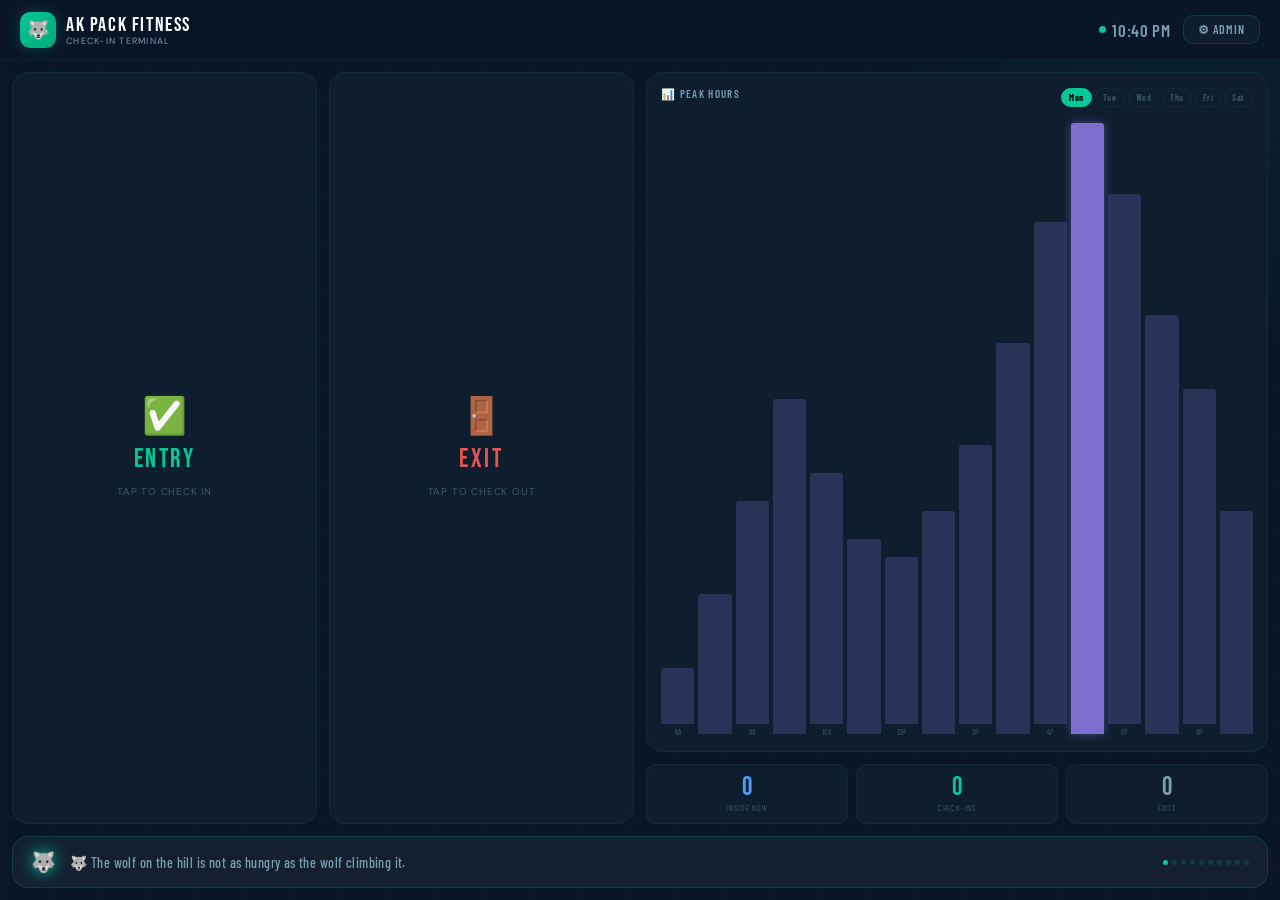
<file: index-7.html>
<!DOCTYPE html>
<html lang="en">
<head>
<meta charset="UTF-8">
<meta name="viewport" content="width=device-width, initial-scale=1.0, maximum-scale=1.0">
<title>AK Pack Fitness</title>
<link rel="stylesheet" href="style.css">
<style>
/* ── TOPBAR ── */
.topbar{
  position:fixed;top:0;left:0;right:0;height:var(--topbar);
  background:rgba(10,22,40,.96);backdrop-filter:blur(16px);
  border-bottom:1px solid var(--border);
  display:flex;align-items:center;justify-content:space-between;
  padding:0 20px;z-index:100;
}
.logo{display:flex;align-items:center;gap:10px;cursor:pointer;user-select:none}
.logo-icon{width:36px;height:36px;background:linear-gradient(135deg,var(--accent),var(--accent2));border-radius:10px;display:flex;align-items:center;justify-content:center;font-size:18px;box-shadow:0 0 16px var(--accent-glow)}
.logo-text{font-family:'Bebas Neue',sans-serif;font-size:20px;letter-spacing:.08em}
.logo-sub{font-size:9px;color:var(--text2);letter-spacing:.14em;text-transform:uppercase;margin-top:-2px}
.topbar-right{display:flex;align-items:center;gap:12px}
.clock-wrap{display:flex;align-items:center;gap:6px;font-family:'Barlow Condensed',sans-serif;font-size:17px;font-weight:600;color:var(--text2);letter-spacing:.04em}
.admin-link{background:var(--card);border:1px solid var(--border2);color:var(--text2);padding:6px 14px;border-radius:var(--radius-sm);cursor:pointer;font-family:'Barlow Condensed',sans-serif;font-size:12px;font-weight:600;letter-spacing:.1em;text-transform:uppercase;transition:all .2s;text-decoration:none;display:inline-flex;align-items:center;gap:5px}
.admin-link:hover{border-color:var(--accent);color:var(--accent);box-shadow:0 0 12px var(--accent-glow)}

/* ── MAIN GRID ── */
.main{
  position:fixed;
  top:var(--topbar);left:0;right:0;bottom:0;
  display:grid;
  grid-template-columns:1fr 1fr;
  grid-template-rows:1fr 52px;
  gap:12px;padding:12px;
  z-index:1;
}

/* ── LEFT COL ── */
.left-col{display:grid;grid-template-columns:1fr 1fr;gap:12px}

/* ENTRY / EXIT */
.action-btn{
  background:var(--card);border:1px solid var(--border);border-radius:var(--radius);
  display:flex;flex-direction:column;align-items:center;justify-content:center;
  gap:10px;cursor:pointer;text-decoration:none;color:var(--text);
  transition:all .35s cubic-bezier(.34,1.56,.64,1);
  position:relative;overflow:hidden;min-height:0;
}
.action-btn::before{content:'';position:absolute;inset:0;opacity:0;transition:opacity .3s;border-radius:inherit}
.action-btn.entry::before{background:radial-gradient(circle at 50% 60%,rgba(0,200,150,.18) 0%,transparent 70%)}
.action-btn.exit::before{background:radial-gradient(circle at 50% 60%,rgba(224,85,85,.15) 0%,transparent 70%)}
.action-btn:hover::before{opacity:1}
.action-btn.entry:hover{border-color:var(--accent);box-shadow:0 0 28px rgba(0,200,150,.2);transform:translateY(-2px)}
.action-btn.exit:hover{border-color:var(--red);box-shadow:0 0 28px rgba(224,85,85,.2);transform:translateY(-2px)}
.action-btn:active{transform:scale(.97)}
.action-icon{font-size:36px;line-height:1}
.action-label{font-family:'Bebas Neue',sans-serif;font-size:26px;letter-spacing:.1em}
.action-btn.entry .action-label{color:var(--accent)}
.action-btn.exit .action-label{color:var(--red)}
.action-sub{font-size:10px;color:var(--text3);letter-spacing:.08em;text-transform:uppercase}
.action-btn.entry{animation:breatheTeal 3s ease-in-out infinite}
.action-btn.exit{animation:breatheRed 3s ease-in-out infinite;animation-delay:1.5s}
@keyframes breatheTeal{0%,100%{box-shadow:0 0 0 0 rgba(0,200,150,0)}50%{box-shadow:0 0 18px 2px rgba(0,200,150,.1)}}
@keyframes breatheRed{0%,100%{box-shadow:0 0 0 0 rgba(224,85,85,0)}50%{box-shadow:0 0 18px 2px rgba(224,85,85,.1)}}

/* ── RIGHT COL ── */
.right-col{display:grid;grid-template-rows:1fr auto;gap:12px}

/* GRAPH */
.graph-card{background:var(--card);border:1px solid var(--border);border-radius:var(--radius);padding:14px;display:flex;flex-direction:column;min-height:0}
.graph-header{display:flex;align-items:center;justify-content:space-between;margin-bottom:10px;flex-shrink:0}
.day-pills{display:flex;gap:3px}
.day-pill{padding:3px 7px;border-radius:20px;font-size:9px;font-family:'Barlow Condensed',sans-serif;font-weight:600;letter-spacing:.06em;cursor:pointer;border:1px solid var(--border);color:var(--text3);background:transparent;transition:all .2s}
.day-pill.active{background:var(--accent);border-color:var(--accent);color:#000;font-weight:700}
.bar-chart{display:flex;align-items:flex-end;gap:4px;flex:1;min-height:0;padding-top:6px}
.bar-wrap{flex:1;display:flex;flex-direction:column;align-items:center;gap:3px;height:100%;justify-content:flex-end}
.bar{width:100%;border-radius:3px 3px 0 0;background:rgba(124,111,205,.25);transition:height .6s cubic-bezier(.34,1.56,.64,1),background .2s;cursor:pointer;min-height:3px}
.bar.peak{background:var(--purple);box-shadow:0 0 10px rgba(124,111,205,.5)}
.bar:hover{background:var(--accent)}
.bar-label{font-size:8px;color:var(--text3);font-family:'Barlow Condensed',sans-serif;white-space:nowrap}

/* MINI STATS ROW */
.mini-stats{display:grid;grid-template-columns:1fr 1fr 1fr;gap:8px}
.mini-stat{background:var(--card);border:1px solid var(--border);border-radius:var(--radius-sm);padding:10px 8px;text-align:center}
.mini-val{font-family:'Bebas Neue',sans-serif;font-size:26px;line-height:1;margin-bottom:2px}
.mini-label{font-size:8px;color:var(--text3);letter-spacing:.1em;text-transform:uppercase;font-family:'Barlow Condensed',sans-serif}
.stat-inside .mini-val{color:var(--blue)}
.stat-checkin .mini-val{color:var(--accent)}
.stat-exits .mini-val{color:var(--text2)}

/* PACK FEED */
.pack-feed{
  grid-column:1/-1;
  background:var(--card2);border:1px solid var(--border2);border-radius:var(--radius);
  padding:0 18px;display:flex;align-items:center;gap:14px;overflow:hidden;
}
.feed-wolf{font-size:20px;flex-shrink:0;filter:drop-shadow(0 0 8px var(--accent))}
.feed-text{font-family:'Barlow Condensed',sans-serif;font-size:14px;font-weight:500;color:var(--text2);letter-spacing:.03em;flex:1;transition:opacity .5s,transform .4s}
.feed-text.out{opacity:0;transform:translateY(-8px)}
.feed-dots{display:flex;gap:4px;flex-shrink:0}
.fdot{width:5px;height:5px;border-radius:50%;background:var(--border2);transition:background .3s}
.fdot.on{background:var(--accent)}

/* ── RESPONSIVE ── */
@media(max-width:900px){
  .main{grid-template-columns:1fr 1fr;grid-template-rows:1fr 1fr 44px;gap:10px;padding:10px}
  .left-col{grid-column:1/2;grid-row:1/2}
  .right-col{grid-column:2/3;grid-row:1/3}
  .pack-feed{grid-row:3}
}
@media(max-width:600px){
  .main{position:relative;top:var(--topbar);bottom:auto;height:auto;display:flex;flex-direction:column;gap:10px;padding:10px;overflow-y:auto}
  .left-col{grid-template-columns:1fr 1fr;min-height:160px}
  .action-icon{font-size:28px}
  .action-label{font-size:20px}
  .logo-sub{display:none}
  .bar-chart{height:60px}
}
/* LANDSCAPE MOBILE/TABLET */
@media(max-height:520px){
  :root{--topbar:48px}
  .main{gap:8px;padding:8px}
  .action-icon{font-size:24px}
  .action-label{font-size:20px}
  .action-sub{display:none}
  .mini-val{font-size:20px}
  .bar-chart{min-height:40px}
  .pack-feed{padding:0 12px}
  .feed-text{font-size:12px}
}
</style>
</head>
<body>

<div class="topbar">
  <div class="logo" id="logoEl">
    <div class="logo-icon">🐺</div>
    <div>
      <div class="logo-text">AK Pack Fitness</div>
      <div class="logo-sub">Check-In Terminal</div>
    </div>
  </div>
  <div class="topbar-right">
    <div class="clock-wrap"><span class="live-dot"></span><span id="clock">--:-- --</span></div>
    <a class="admin-link" href="admin.html">⚙ Admin</a>
  </div>
</div>

<div class="main">

  <!-- LEFT: ENTRY + EXIT -->
  <div class="left-col">
    <a class="action-btn entry" href="numpad.html?mode=entry">
      <div class="action-icon">✅</div>
      <div class="action-label">Entry</div>
      <div class="action-sub">Tap to check in</div>
    </a>
    <a class="action-btn exit" href="numpad.html?mode=exit">
      <div class="action-icon">🚪</div>
      <div class="action-label">Exit</div>
      <div class="action-sub">Tap to check out</div>
    </a>
  </div>

  <!-- RIGHT: GRAPH + MINI STATS -->
  <div class="right-col">
    <div class="graph-card">
      <div class="graph-header">
        <div class="card-title">📊 Peak Hours</div>
        <div class="day-pills">
          <button class="day-pill active" onclick="setDay(this,'Mon')">Mon</button>
          <button class="day-pill" onclick="setDay(this,'Tue')">Tue</button>
          <button class="day-pill" onclick="setDay(this,'Wed')">Wed</button>
          <button class="day-pill" onclick="setDay(this,'Thu')">Thu</button>
          <button class="day-pill" onclick="setDay(this,'Fri')">Fri</button>
          <button class="day-pill" onclick="setDay(this,'Sat')">Sat</button>
        </div>
      </div>
      <div class="bar-chart" id="barChart"></div>
    </div>

    <div class="mini-stats">
      <div class="mini-stat stat-inside"><div class="mini-val" id="insideCount">0</div><div class="mini-label">Inside Now</div></div>
      <div class="mini-stat stat-checkin"><div class="mini-val" id="checkinCount">0</div><div class="mini-label">Check-ins</div></div>
      <div class="mini-stat stat-exits"><div class="mini-val" id="exitCount">0</div><div class="mini-label">Exits</div></div>
    </div>
  </div>

  <!-- PACK FEED -->
  <div class="pack-feed">
    <div class="feed-wolf">🐺</div>
    <div class="feed-text" id="feedText">Loading pack message...</div>
    <div class="feed-dots" id="feedDots"></div>
  </div>

</div>

<div class="toast-container" id="tc"></div>

<script>
const SHEET_ID = localStorage.getItem('ak_sheet_id')||'';

/* CLOCK */
function tick(){
  const n=new Date();let h=n.getHours();const m=String(n.getMinutes()).padStart(2,'0');
  const ap=h>=12?'PM':'AM';h=h%12||12;
  document.getElementById('clock').textContent=`${h}:${m} ${ap}`;
}
tick();setInterval(tick,1000);

/* BAR CHART */
const HD={Mon:[2,5,8,12,9,7,6,8,10,14,18,22,19,15,12,8],Tue:[1,4,7,10,8,6,5,7,9,13,17,20,18,14,11,7],Wed:[3,6,9,13,10,8,7,9,11,15,19,23,20,16,13,9],Thu:[2,5,8,11,9,7,6,8,10,14,18,21,19,15,12,8],Fri:[4,7,10,14,11,9,8,10,12,16,20,24,21,17,14,10],Sat:[8,14,20,18,15,12,10,8,7,6,5,4,3,2,1,0]};
const HL=['6A','7A','8A','9A','10A','11A','12P','1P','2P','3P','4P','5P','6P','7P','8P','9P'];
function renderChart(day){
  const d=HD[day]||HD.Mon;const mx=Math.max(...d);
  const c=document.getElementById('barChart');c.innerHTML='';
  d.forEach((v,i)=>{
    const w=document.createElement('div');w.className='bar-wrap';
    const b=document.createElement('div');b.className='bar'+(v===mx?' peak':'');
    b.style.height=`${(v/mx)*100}%`;
    const l=document.createElement('div');l.className='bar-label';
    l.textContent=i%2===0?HL[i]:'';
    w.appendChild(b);w.appendChild(l);c.appendChild(w);
  });
}
function setDay(el,day){
  document.querySelectorAll('.day-pill').forEach(p=>p.classList.remove('active'));
  el.classList.add('active');renderChart(day);
}
renderChart('Mon');

/* PACK FEED */
const msgs=[
  '🐺 The wolf on the hill is not as hungry as the wolf climbing it.',
  '💪 Every rep brings you closer to the pack leader.',
  '🔥 Pain is temporary. Pack pride is forever.',
  '🐺 A wolf does not lose sleep over the opinion of sheep.',
  '⚡ Your only competition is who you were yesterday.',
  '🏋️ Iron sharpens iron — the pack makes you stronger.',
  '🐺 Consistency beats intensity. Show up every single day.',
  '💥 The body achieves what the mind believes.',
  '💡 Tip: Hydrate before, during and after every session!',
  '🐺 Train like a wolf. Recover like a champion.',
];
let fi=0;
const ft=document.getElementById('feedText');
const fdots=document.getElementById('feedDots');
msgs.forEach((_,i)=>{const d=document.createElement('div');d.className='fdot'+(i===0?' on':'');fdots.appendChild(d)});
ft.textContent=msgs[0];
function nextFeed(){
  ft.classList.add('out');
  setTimeout(()=>{
    fi=(fi+1)%msgs.length;
    ft.textContent=msgs[fi];
    ft.classList.remove('out');
    document.querySelectorAll('.fdot').forEach((d,i)=>d.classList.toggle('on',i===fi));
  },500);
}
setInterval(nextFeed,8000);

/* STATS from Google Sheets */
function loadStats(){
  if(!SHEET_ID)return;
  const today=new Date().toLocaleDateString('en-GB');
  const cb='akSt_'+Date.now();
  window[cb]=function(data){
    try{
      const rows=data.table.rows||[];
      let ci=0,ex=0;const ins=new Set();
      rows.forEach(r=>{
        const dt=r.c[0]?.f||r.c[0]?.v||'';
        const st=r.c[4]?.v||'';
        const id=String(r.c[2]?.v||'');
        const dStr=typeof dt==='number'?excelDateToJS(dt):dt;
        if(dStr===today||dStr.startsWith(today)){
          if(st==='Entry'){ci++;ins.add(id);}
          if(st==='Exit'){ex++;ins.delete(id);}
        }
      });
      document.getElementById('insideCount').textContent=ins.size;
      document.getElementById('checkinCount').textContent=ci;
      document.getElementById('exitCount').textContent=ex;
      console.log('[AK Stats]',{ci,ex,inside:ins.size});
    }catch(e){console.error('[AK Stats]',e);}
    delete window[cb];
  };
  const s=document.createElement('script');
  s.src=`https://docs.google.com/spreadsheets/d/${SHEET_ID}/gviz/tq?sheet=Attendance&tq=select%20*&tqx=responseHandler:${cb}`;
  document.head.appendChild(s);
}
function excelDateToJS(serial){const d=new Date(Math.round((serial-25569)*86400*1000));return d.toLocaleDateString('en-GB');}
loadStats();setInterval(loadStats,30000);

/* MIDNIGHT RESET */
let lastDate=new Date().toDateString();
setInterval(()=>{const nd=new Date().toDateString();if(nd!==lastDate){lastDate=nd;loadStats();}},60000);

/* LOGO 5x TAP → ADMIN */
let taps=0,tapT;
document.getElementById('logoEl').addEventListener('click',()=>{
  taps++;clearTimeout(tapT);tapT=setTimeout(()=>taps=0,2000);
  if(taps>=5)window.location.href='admin.html';
});

/* SETUP CHECK */
if(!SHEET_ID)setTimeout(()=>toast('⚙️ Open Admin → Settings to configure Google Sheets','error'),2000);

function toast(msg,type='success'){
  const t=document.createElement('div');t.className=`toast ${type}`;t.textContent=msg;
  document.getElementById('tc').appendChild(t);setTimeout(()=>t.remove(),4000);
}
</script>
</body>
</html>
</file>
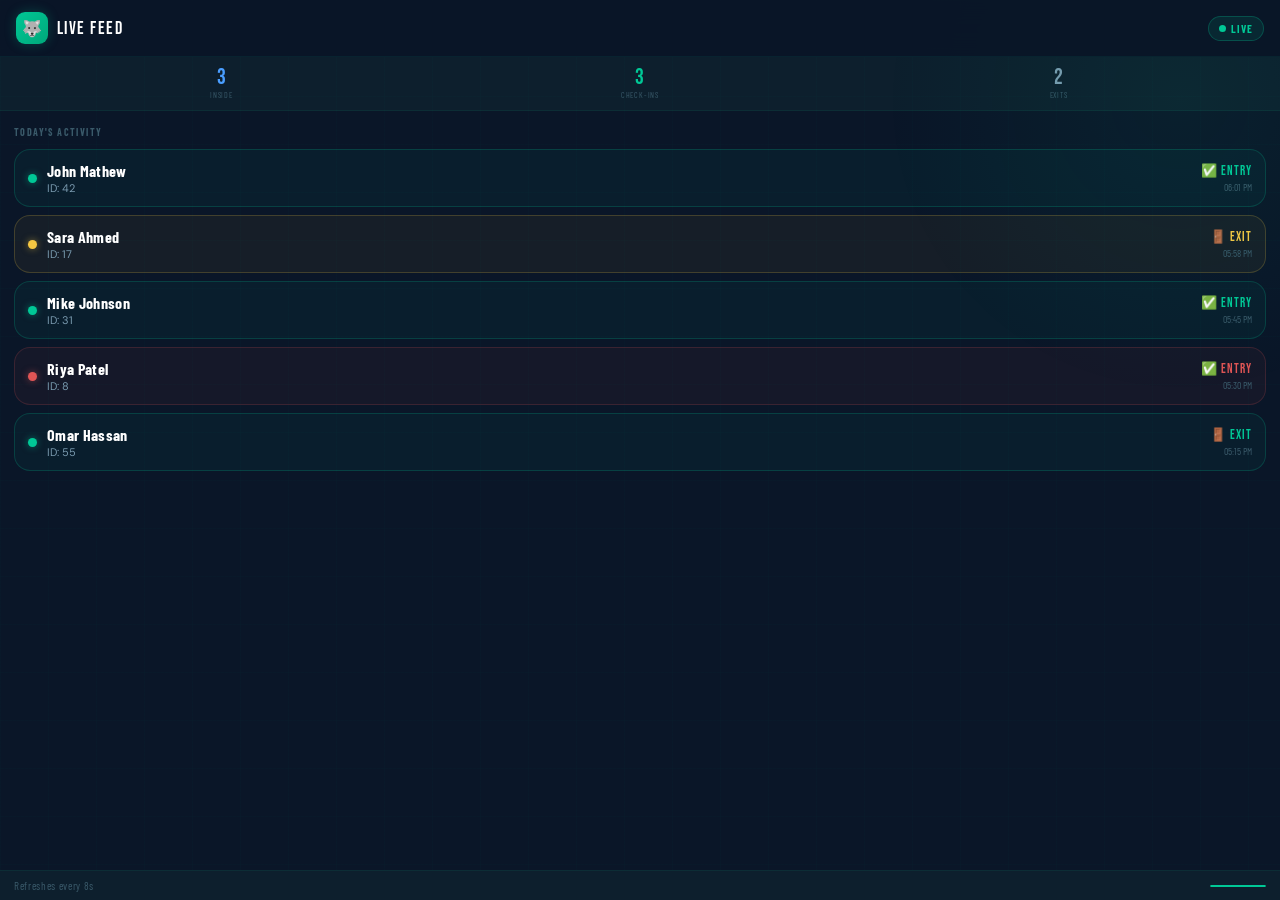
<file: live-1.html>
<!DOCTYPE html>
<html lang="en">
<head>
<meta charset="UTF-8">
<meta name="viewport" content="width=device-width, initial-scale=1.0">
<title>AK Pack — Live Feed</title>
<link rel="stylesheet" href="style.css">
<style>
body{overflow-y:auto;overflow-x:hidden}

.topbar{position:sticky;top:0;background:rgba(10,22,40,.96);backdrop-filter:blur(14px);border-bottom:1px solid var(--border);padding:12px 16px;display:flex;align-items:center;justify-content:space-between;z-index:100}
.logo-wrap{display:flex;align-items:center;gap:9px}
.logo-icon{width:32px;height:32px;background:linear-gradient(135deg,var(--accent),var(--accent2));border-radius:9px;display:flex;align-items:center;justify-content:center;font-size:16px;box-shadow:0 0 12px var(--accent-glow)}
.logo-text{font-family:'Bebas Neue',sans-serif;font-size:18px;letter-spacing:.08em}
.live-badge{display:flex;align-items:center;gap:5px;background:rgba(0,200,150,.1);border:1px solid rgba(0,200,150,.25);padding:5px 10px;border-radius:20px;font-family:'Barlow Condensed',sans-serif;font-size:11px;font-weight:700;letter-spacing:.1em;color:var(--accent)}

.stats-strip{display:grid;grid-template-columns:1fr 1fr 1fr;gap:8px;padding:10px 16px;background:var(--bg2);border-bottom:1px solid var(--border)}
.ss-stat{text-align:center}
.ss-val{font-family:'Bebas Neue',sans-serif;font-size:22px;line-height:1}
.ss-label{font-size:8px;color:var(--text3);letter-spacing:.1em;text-transform:uppercase;font-family:'Barlow Condensed',sans-serif;margin-top:1px}
.ss-stat:nth-child(1) .ss-val{color:var(--blue)}
.ss-stat:nth-child(2) .ss-val{color:var(--accent)}
.ss-stat:nth-child(3) .ss-val{color:var(--text2)}

.feed{padding:12px 14px;display:flex;flex-direction:column;gap:8px;padding-bottom:72px}
.feed-sec{font-family:'Barlow Condensed',sans-serif;font-size:10px;font-weight:700;letter-spacing:.14em;text-transform:uppercase;color:var(--text3);padding:3px 0}

/* CARD */
.fc{border-radius:var(--radius);border:1px solid var(--border);overflow:hidden;cursor:pointer;transition:all .25s cubic-bezier(.34,1.56,.64,1);animation:cIn .35s cubic-bezier(.34,1.56,.64,1) both}
@keyframes cIn{from{opacity:0;transform:translateY(-12px) scale(.97)}to{opacity:1;transform:translateY(0) scale(1)}}
.fc:active{transform:scale(.98)}
.fc.green{background:rgba(0,200,150,.05);border-color:rgba(0,200,150,.2)}
.fc.yellow{background:rgba(245,200,66,.05);border-color:rgba(245,200,66,.2)}
.fc.red{background:rgba(224,85,85,.05);border-color:rgba(224,85,85,.18)}

.fc-main{padding:11px 13px;display:flex;align-items:center;gap:10px}
.fc-dot{width:9px;height:9px;border-radius:50%;flex-shrink:0}
.fc.green .fc-dot{background:var(--accent);box-shadow:0 0 7px rgba(0,200,150,.5)}
.fc.yellow .fc-dot{background:var(--yellow);box-shadow:0 0 7px rgba(245,200,66,.5)}
.fc.red .fc-dot{background:var(--red);box-shadow:0 0 7px rgba(224,85,85,.5)}
.fc-info{flex:1;min-width:0}
.fc-name{font-family:'Barlow Condensed',sans-serif;font-size:16px;font-weight:700;letter-spacing:.02em;white-space:nowrap;overflow:hidden;text-overflow:ellipsis}
.fc-meta{font-size:11px;color:var(--text2);margin-top:1px}
.fc-right{display:flex;flex-direction:column;align-items:flex-end;gap:2px;flex-shrink:0}
.fc-action{font-family:'Bebas Neue',sans-serif;font-size:13px;letter-spacing:.08em}
.fc.green .fc-action{color:var(--accent)}
.fc.yellow .fc-action{color:var(--yellow)}
.fc.red .fc-action{color:var(--red)}
.fc-time{font-size:10px;color:var(--text3);font-family:'Barlow Condensed',sans-serif}

.fc-details{max-height:0;overflow:hidden;transition:max-height .3s ease;border-top:0 solid var(--border)}
.fc-details.open{max-height:160px;border-top-width:1px}
.fc-details-inner{padding:11px 13px;display:grid;grid-template-columns:1fr 1fr;gap:8px}
.dr{display:flex;flex-direction:column;gap:1px}
.dr-l{font-size:8px;color:var(--text3);letter-spacing:.1em;text-transform:uppercase;font-family:'Barlow Condensed',sans-serif}
.dr-v{font-family:'Barlow Condensed',sans-serif;font-size:13px;font-weight:600;color:var(--text)}

.empty{text-align:center;padding:40px 20px;color:var(--text3)}
.empty-icon{font-size:36px;margin-bottom:10px}
.empty-text{font-family:'Barlow Condensed',sans-serif;font-size:15px;letter-spacing:.04em}

.refresh-bar{position:fixed;bottom:0;left:0;right:0;background:var(--bg2);border-top:1px solid var(--border);padding:8px 14px;display:flex;align-items:center;justify-content:space-between}
.rt{font-family:'Barlow Condensed',sans-serif;font-size:11px;color:var(--text3);letter-spacing:.06em}
.rp{height:2px;background:var(--border);border-radius:1px;overflow:hidden;width:56px}
.rf{height:100%;background:var(--accent);border-radius:1px;animation:refill 8s linear infinite}
@keyframes refill{from{width:100%}to{width:0%}}
</style>
</head>
<body>

<div class="topbar">
  <div class="logo-wrap">
    <div class="logo-icon">🐺</div>
    <div class="logo-text">Live Feed</div>
  </div>
  <div class="live-badge"><span class="live-dot"></span>LIVE</div>
</div>

<div class="stats-strip">
  <div class="ss-stat"><div class="ss-val" id="inC">0</div><div class="ss-label">Inside</div></div>
  <div class="ss-stat"><div class="ss-val" id="ciC">0</div><div class="ss-label">Check-ins</div></div>
  <div class="ss-stat"><div class="ss-val" id="exC">0</div><div class="ss-label">Exits</div></div>
</div>

<div class="feed" id="feed">
  <div class="feed-sec">Today's Activity</div>
  <div class="empty" id="emptyState">
    <div class="empty-icon">🐺</div>
    <div class="empty-text">Waiting for members...</div>
  </div>
</div>

<div class="refresh-bar">
  <div class="rt">Refreshes every 8s</div>
  <div class="rp"><div class="rf" id="rf"></div></div>
</div>

<script>
const SHEET_ID=localStorage.getItem('ak_sheet_id')||'';
const DEMO=[
  {name:'John Mathew',id:'42',time:'06:01 PM',action:'Entry',sc:'active',pkg:'Monthly',expiry:'31/03/2026',dl:20,contact:'+971 50 123 4567'},
  {name:'Sara Ahmed',id:'17',time:'05:58 PM',action:'Exit',sc:'warning',pkg:'Monthly',expiry:'15/03/2026',dl:4,contact:'+971 55 987 6543'},
  {name:'Mike Johnson',id:'31',time:'05:45 PM',action:'Entry',sc:'active',pkg:'Quarterly',expiry:'30/06/2026',dl:111,contact:'+971 52 456 7890'},
  {name:'Riya Patel',id:'8',time:'05:30 PM',action:'Entry',sc:'expired',pkg:'Monthly',expiry:'05/03/2026',dl:0,contact:'+971 56 321 0987'},
  {name:'Omar Hassan',id:'55',time:'05:15 PM',action:'Exit',sc:'active',pkg:'Annual',expiry:'01/01/2027',dl:296,contact:'+971 50 111 2222'},
];

function color(sc){return sc==='expired'?'red':sc==='warning'?'yellow':'green';}

function renderCards(records){
  const feed=document.getElementById('feed');
  feed.querySelectorAll('.fc').forEach(c=>c.remove());
  const em=document.getElementById('emptyState');
  if(!records.length){em.style.display='block';return;}
  em.style.display='none';
  let ci=0,ex=0;const ins=new Set();
  records.forEach((r,i)=>{
    if(r.action==='Entry'){ci++;ins.add(r.id);}
    if(r.action==='Exit'){ex++;ins.delete(r.id);}
    const cl=color(r.sc);
    const card=document.createElement('div');
    card.className=`fc ${cl}`;
    card.style.animationDelay=`${i*.04}s`;
    card.innerHTML=`
      <div class="fc-main">
        <div class="fc-dot"></div>
        <div class="fc-info">
          <div class="fc-name">${r.name}</div>
          <div class="fc-meta">ID: ${r.id}</div>
        </div>
        <div class="fc-right">
          <div class="fc-action">${r.action==='Entry'?'✅ ENTRY':'🚪 EXIT'}</div>
          <div class="fc-time">${r.time}</div>
        </div>
      </div>
      <div class="fc-details">
        <div class="fc-details-inner">
          <div class="dr"><div class="dr-l">Package</div><div class="dr-v">${r.pkg||'—'}</div></div>
          <div class="dr"><div class="dr-l">Expiry</div><div class="dr-v">${r.expiry||'—'}</div></div>
          <div class="dr"><div class="dr-l">Days Left</div><div class="dr-v" style="color:${cl==='red'?'var(--red)':cl==='yellow'?'var(--yellow)':'var(--accent)'}">${r.dl>0?r.dl+' days':'EXPIRED'}</div></div>
          <div class="dr"><div class="dr-l">Contact</div><div class="dr-v">${r.contact||'—'}</div></div>
        </div>
      </div>`;
    card.querySelector('.fc-main').addEventListener('click',()=>card.querySelector('.fc-details').classList.toggle('open'));
    feed.appendChild(card);
  });
  document.getElementById('inC').textContent=ins.size;
  document.getElementById('ciC').textContent=ci;
  document.getElementById('exC').textContent=ex;
}

function loadFeed(){
  if(!SHEET_ID){renderCards(DEMO);return;}
  const today=new Date().toLocaleDateString('en-GB');
  const cb='akLive_'+Date.now();
  window[cb]=function(data){
    try{
      const rows=(data.table.rows||[]).slice().reverse().map(r=>({
        name:r.c[3]?.v||'—',id:r.c[2]?.v||'—',
        time:r.c[1]?.v||'—',action:r.c[4]?.v||'—',
        sc:'active',pkg:'—',expiry:'—',dl:'—',contact:'—'
      })).filter(r=>{return true;});
      renderCards(rows.length?rows:DEMO);
    }catch(e){renderCards(DEMO);}
    delete window[cb];
  };
  const s=document.createElement('script');
  s.src=`https://docs.google.com/spreadsheets/d/${SHEET_ID}/gviz/tq?sheet=Attendance&tq=select%20*&tqx=responseHandler:${cb}`;
  document.head.appendChild(s);
}

loadFeed();
setInterval(()=>{
  loadFeed();
  const rf=document.getElementById('rf');
  rf.style.animation='none';rf.offsetHeight;rf.style.animation='refill 8s linear infinite';
},8000);
</script>
</body>
</html>
</file>
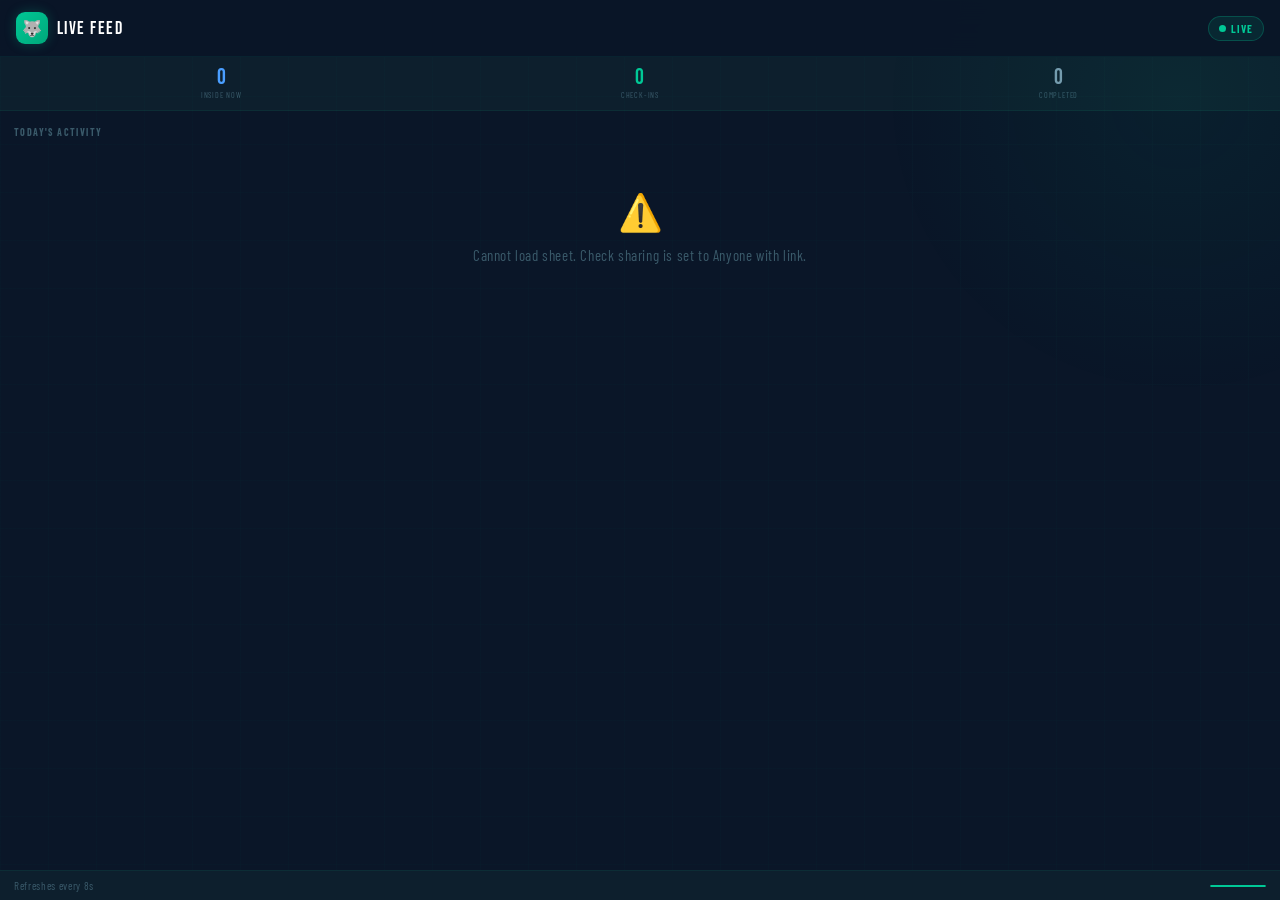
<file: live.html>
<!DOCTYPE html>
<html lang="en">
<head>
<meta charset="UTF-8">
<meta name="viewport" content="width=device-width, initial-scale=1.0">
<title>AK Pack — Live Feed</title>
<link rel="stylesheet" href="style.css">
<style>
body{overflow-y:auto;overflow-x:hidden}
.topbar{position:sticky;top:0;background:rgba(10,22,40,.96);backdrop-filter:blur(14px);border-bottom:1px solid var(--border);padding:12px 16px;display:flex;align-items:center;justify-content:space-between;z-index:100}
.logo-wrap{display:flex;align-items:center;gap:9px}
.logo-icon{width:32px;height:32px;background:linear-gradient(135deg,var(--accent),var(--accent2));border-radius:9px;display:flex;align-items:center;justify-content:center;font-size:16px;box-shadow:0 0 12px var(--accent-glow)}
.logo-text{font-family:'Bebas Neue',sans-serif;font-size:18px;letter-spacing:.08em}
.live-badge{display:flex;align-items:center;gap:5px;background:rgba(0,200,150,.1);border:1px solid rgba(0,200,150,.25);padding:5px 10px;border-radius:20px;font-family:'Barlow Condensed',sans-serif;font-size:11px;font-weight:700;letter-spacing:.1em;color:var(--accent)}
.stats-strip{display:grid;grid-template-columns:1fr 1fr 1fr;gap:8px;padding:10px 16px;background:var(--bg2);border-bottom:1px solid var(--border)}
.ss-stat{text-align:center}
.ss-val{font-family:'Bebas Neue',sans-serif;font-size:22px;line-height:1}
.ss-label{font-size:8px;color:var(--text3);letter-spacing:.1em;text-transform:uppercase;font-family:'Barlow Condensed',sans-serif;margin-top:1px}
.ss-stat:nth-child(1) .ss-val{color:var(--blue)}
.ss-stat:nth-child(2) .ss-val{color:var(--accent)}
.ss-stat:nth-child(3) .ss-val{color:var(--text2)}
.feed{padding:12px 14px;display:flex;flex-direction:column;gap:8px;padding-bottom:72px}
.feed-sec{font-family:'Barlow Condensed',sans-serif;font-size:10px;font-weight:700;letter-spacing:.14em;text-transform:uppercase;color:var(--text3);padding:3px 0}
.fc{border-radius:var(--radius);border:1px solid var(--border);overflow:hidden;cursor:pointer;transition:all .25s cubic-bezier(.34,1.56,.64,1);animation:cIn .35s cubic-bezier(.34,1.56,.64,1) both}
@keyframes cIn{from{opacity:0;transform:translateY(-12px) scale(.97)}to{opacity:1;transform:translateY(0) scale(1)}}
.fc:active{transform:scale(.98)}
.fc.green{background:rgba(0,200,150,.05);border-color:rgba(0,200,150,.2)}
.fc.yellow{background:rgba(245,200,66,.05);border-color:rgba(245,200,66,.2)}
.fc.red{background:rgba(224,85,85,.05);border-color:rgba(224,85,85,.18)}
.fc-main{padding:11px 13px;display:flex;align-items:center;gap:10px}
.fc-dot{width:9px;height:9px;border-radius:50%;flex-shrink:0}
.fc.green .fc-dot{background:var(--accent);box-shadow:0 0 7px rgba(0,200,150,.5)}
.fc.yellow .fc-dot{background:var(--yellow);box-shadow:0 0 7px rgba(245,200,66,.5)}
.fc.red .fc-dot{background:var(--red);box-shadow:0 0 7px rgba(224,85,85,.5)}
.fc-info{flex:1;min-width:0}
.fc-name{font-family:'Barlow Condensed',sans-serif;font-size:16px;font-weight:700;white-space:nowrap;overflow:hidden;text-overflow:ellipsis}
.fc-meta{font-size:11px;color:var(--text2);margin-top:1px}
.fc-right{display:flex;flex-direction:column;align-items:flex-end;gap:2px;flex-shrink:0}
.fc-action{font-family:'Bebas Neue',sans-serif;font-size:13px;letter-spacing:.08em}
.fc.green .fc-action{color:var(--accent)}
.fc.yellow .fc-action{color:var(--yellow)}
.fc.red .fc-action{color:var(--red)}
.fc-time{font-size:10px;color:var(--text3);font-family:'Barlow Condensed',sans-serif}
.fc-details{max-height:0;overflow:hidden;transition:max-height .3s ease;border-top:0 solid var(--border)}
.fc-details.open{max-height:200px;border-top-width:1px}
.fc-details-inner{padding:11px 13px;display:grid;grid-template-columns:1fr 1fr;gap:8px}
.dr{display:flex;flex-direction:column;gap:1px}
.dr-l{font-size:8px;color:var(--text3);letter-spacing:.1em;text-transform:uppercase;font-family:'Barlow Condensed',sans-serif}
.dr-v{font-family:'Barlow Condensed',sans-serif;font-size:13px;font-weight:600;color:var(--text)}
.empty{text-align:center;padding:40px 20px;color:var(--text3)}
.empty-icon{font-size:36px;margin-bottom:10px}
.empty-text{font-family:'Barlow Condensed',sans-serif;font-size:15px;letter-spacing:.04em}
.refresh-bar{position:fixed;bottom:0;left:0;right:0;background:var(--bg2);border-top:1px solid var(--border);padding:8px 14px;display:flex;align-items:center;justify-content:space-between}
.rt{font-family:'Barlow Condensed',sans-serif;font-size:11px;color:var(--text3);letter-spacing:.06em}
.rp{height:2px;background:var(--border);border-radius:1px;overflow:hidden;width:56px}
.rf{height:100%;background:var(--accent);border-radius:1px;animation:refill 8s linear infinite}
@keyframes refill{from{width:100%}to{width:0%}}
</style>
</head>
<body>

<div class="topbar">
  <div class="logo-wrap">
    <div class="logo-icon">🐺</div>
    <div class="logo-text">Live Feed</div>
  </div>
  <div class="live-badge"><span class="live-dot"></span>LIVE</div>
</div>

<div class="stats-strip">
  <div class="ss-stat"><div class="ss-val" id="inC">0</div><div class="ss-label">Inside Now</div></div>
  <div class="ss-stat"><div class="ss-val" id="ciC">0</div><div class="ss-label">Check-ins</div></div>
  <div class="ss-stat"><div class="ss-val" id="exC">0</div><div class="ss-label">Completed</div></div>
</div>

<div class="feed" id="feed">
  <div class="feed-sec">Today's Activity</div>
  <div class="empty" id="emptyState">
    <div class="empty-icon">🐺</div>
    <div class="empty-text">Loading...</div>
  </div>
</div>

<div class="refresh-bar">
  <div class="rt">Refreshes every 8s</div>
  <div class="rp"><div class="rf" id="rf"></div></div>
</div>

<script>
// ============================================
// HARDCODED CONFIG
// ============================================
const SHEET_ID   = '1Vo8k_hEm6OrJt-Bqf1T8vxcMH4_U9DoXkxsJPt9lKsw';
const SCRIPT_URL = 'https://script.google.com/macros/s/AKfycbz02njZU6nztUqGbq1mPlGz9LkZyrRAnew6sTsD73hgQ5i2hFFipA5lwPcHEsShbNcN/exec';

// Attendance columns (0-based):
// 0: Date | 1: Membership ID | 2: Client name | 3: Check In Time | 4: Check Out Time | 5: Status

// Members columns (0-based):
// 0: Client name | 1: Contact no | 2: Package Details | 3: Package Validity | 4: Status | 5: Created On | 6: Membership ID

let memberCache = {};

// ============================================
// STEP 1: Load Members → build cache
// ============================================
function loadMembers() {
  const cb  = 'akM_' + Date.now();
  const url = `https://docs.google.com/spreadsheets/d/${SHEET_ID}/gviz/tq?sheet=Members&tq=select%20*&tqx=responseHandler:${cb}`;

  window[cb] = function(data) {
    try {
      const rows = data.table.rows || [];
      rows.forEach(r => {
        const id = String(r.c[6]?.v || r.c[6]?.f || '').trim();
        if (!id || id === 'Membership ID') return;

        const exp   = r.c[3]?.f || String(r.c[3]?.v || '');
        const parts = exp.split('/');
        let sc = 'active', daysLeft = '—';

        if (parts.length === 3) {
          const ed   = new Date(parts[2], parts[1]-1, parts[0]);
          const diff = Math.ceil((ed - new Date()) / 864e5);
          daysLeft   = diff > 0 ? diff : 0;
          if (diff <= 0) sc = 'expired';
          else if (diff <= 7) sc = 'warning';
        }

        memberCache[id] = {
          name:    r.c[0]?.v || '—',
          contact: r.c[1]?.v || '—',
          pkg:     r.c[2]?.v || '—',
          exp, daysLeft, sc
        };
      });
      console.log('[AK Live] Members cached:', Object.keys(memberCache).length);
    } catch(e) {
      console.error('[AK Live] Members error:', e.message);
    }
    delete window[cb];
    loadAttendance();
  };

  const s = document.createElement('script');
  s.onerror = () => { console.error('[AK Live] Members load failed'); loadAttendance(); };
  s.src = url;
  document.head.appendChild(s);
}

// ============================================
// STEP 2: Load Attendance → filter today
// ============================================
function loadAttendance() {
  const today = new Date().toLocaleDateString('en-GB');
  console.log('[AK Live] Today:', today);

  const cb  = 'akA_' + Date.now();
  const url = `https://docs.google.com/spreadsheets/d/${SHEET_ID}/gviz/tq?sheet=Attendance&tq=select%20*&tqx=responseHandler:${cb}`;

  window[cb] = function(data) {
    try {
      const rows = data.table.rows || [];
      console.log('[AK Live] Attendance rows:', rows.length);

      const todayRows = [];

      rows.forEach(r => {
        // Parse date from col 0
        let dt = r.c[0]?.f || String(r.c[0]?.v || '');

        // Handle Excel serial number
        if (!isNaN(dt) && dt !== '') {
          const d = new Date(Math.round((parseFloat(dt) - 25569) * 86400 * 1000));
          dt = d.toLocaleDateString('en-GB');
        }

        // Normalize
        dt = dt.replace(/-/g, '/');
        if (/^\d{4}\/\d{2}\/\d{2}$/.test(dt)) {
          const p = dt.split('/');
          dt = `${p[2]}/${p[1]}/${p[0]}`;
        }

        if (dt === today) {
          todayRows.push({
            id:       String(r.c[1]?.v || '').trim(),
            name:     r.c[2]?.v || '—',
            checkIn:  r.c[3]?.v || r.c[3]?.f || '—',
            checkOut: r.c[4]?.v || r.c[4]?.f || '',
            status:   r.c[5]?.v || '—'
          });
        }
      });

      console.log('[AK Live] Today rows:', todayRows.length);
      renderCards(todayRows.reverse());

    } catch(e) {
      console.error('[AK Live] Attendance error:', e.message);
      showError('Error loading data: ' + e.message);
    }
    delete window[cb];
  };

  const s = document.createElement('script');
  s.onerror = () => showError('Cannot load sheet. Check sharing is set to Anyone with link.');
  s.src = url;
  document.head.appendChild(s);
}

// ============================================
// RENDER
// ============================================
function renderCards(records) {
  const feed = document.getElementById('feed');
  feed.querySelectorAll('.fc').forEach(c => c.remove());
  const em = document.getElementById('emptyState');

  if (!records.length) {
    em.style.display = 'block';
    em.querySelector('.empty-text').textContent = 'No activity today yet';
    document.getElementById('inC').textContent = '0';
    document.getElementById('ciC').textContent = '0';
    document.getElementById('exC').textContent = '0';
    return;
  }

  em.style.display = 'none';
  let ci = 0, completed = 0;
  const insideSet = new Set();

  records.forEach((r, i) => {
    ci++;
    const isInside = !r.checkOut || r.checkOut.trim() === '';
    if (isInside) insideSet.add(r.id);
    else completed++;

    const mem = memberCache[r.id] || {};
    const sc  = mem.sc || 'active';
    const cl  = sc === 'expired' ? 'red' : sc === 'warning' ? 'yellow' : 'green';

    const card = document.createElement('div');
    card.className = `fc ${cl}`;
    card.style.animationDelay = `${i * 0.04}s`;
    card.innerHTML = `
      <div class="fc-main">
        <div class="fc-dot"></div>
        <div class="fc-info">
          <div class="fc-name">${r.name}</div>
          <div class="fc-meta">ID: ${r.id}</div>
        </div>
        <div class="fc-right">
          <div class="fc-action">${isInside ? '✅ INSIDE' : '🏁 DONE'}</div>
          <div class="fc-time">${isInside ? 'In: '+r.checkIn : 'Out: '+r.checkOut}</div>
        </div>
      </div>
      <div class="fc-details">
        <div class="fc-details-inner">
          <div class="dr"><div class="dr-l">Package</div><div class="dr-v">${mem.pkg||'—'}</div></div>
          <div class="dr"><div class="dr-l">Expiry</div><div class="dr-v">${mem.exp||'—'}</div></div>
          <div class="dr"><div class="dr-l">Check In</div><div class="dr-v" style="color:var(--accent)">${r.checkIn||'—'}</div></div>
          <div class="dr"><div class="dr-l">Check Out</div><div class="dr-v" style="color:${isInside?'var(--text3)':'var(--text2)'}">${isInside?'Still inside':r.checkOut}</div></div>
          <div class="dr"><div class="dr-l">Days Left</div><div class="dr-v" style="color:${cl==='red'?'var(--red)':cl==='yellow'?'var(--yellow)':'var(--accent)'}">${mem.daysLeft!==undefined?(mem.daysLeft>0?mem.daysLeft+' days':'EXPIRED'):'—'}</div></div>
          <div class="dr"><div class="dr-l">Contact</div><div class="dr-v">${mem.contact||'—'}</div></div>
        </div>
      </div>`;

    card.querySelector('.fc-main').addEventListener('click', () =>
      card.querySelector('.fc-details').classList.toggle('open'));
    feed.appendChild(card);
  });

  document.getElementById('inC').textContent = insideSet.size;
  document.getElementById('ciC').textContent = ci;
  document.getElementById('exC').textContent = completed;
}

function showError(msg) {
  const em = document.getElementById('emptyState');
  em.style.display = 'block';
  em.querySelector('.empty-icon').textContent = '⚠️';
  em.querySelector('.empty-text').textContent = msg;
}

// ============================================
// AUTO REFRESH every 8s
// ============================================
function refresh() {
  memberCache = {};
  loadMembers();
  const rf = document.getElementById('rf');
  rf.style.animation = 'none';
  rf.offsetHeight;
  rf.style.animation = 'refill 8s linear infinite';
}

loadMembers();
setInterval(refresh, 8000);
</script>
</body>
</html>
</file>
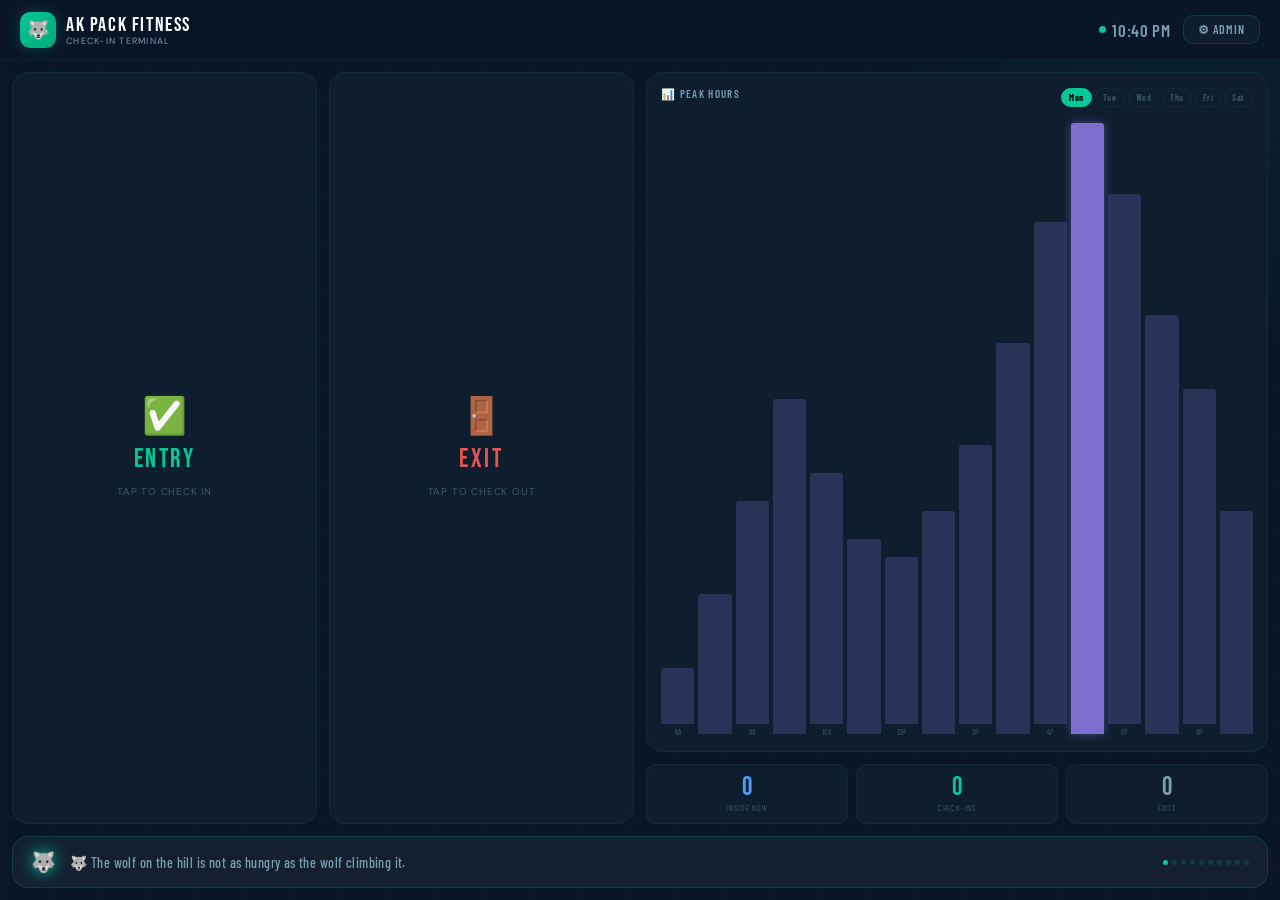
<file: member-1.html>
<!DOCTYPE html>
<html lang="en">
<head>
<meta charset="UTF-8">
<meta name="viewport" content="width=device-width, initial-scale=1.0, maximum-scale=1.0">
<title>AK Pack — Member</title>
<link rel="stylesheet" href="style.css">
<style>
body{display:flex;flex-direction:column;height:100vh;overflow:hidden}

.status-glow{position:fixed;top:-150px;right:-150px;width:450px;height:450px;border-radius:50%;filter:blur(90px);opacity:.08;pointer-events:none;transition:background .4s}

.page{flex:1;display:flex;flex-direction:column;padding:14px;gap:12px;animation:pIn .5s cubic-bezier(.34,1.56,.64,1);position:relative;z-index:1;overflow:hidden}
@keyframes pIn{from{opacity:0;transform:scale(.96) translateY(16px)}to{opacity:1;transform:scale(1) translateY(0)}}

.topbar{display:flex;align-items:center;justify-content:space-between;flex-shrink:0}
.back{display:flex;align-items:center;gap:5px;color:var(--text2);text-decoration:none;font-family:'Barlow Condensed',sans-serif;font-size:13px;font-weight:600;letter-spacing:.08em;text-transform:uppercase;background:none;border:none;cursor:pointer;transition:color .2s}
.back:hover{color:var(--text)}

.cdwrap{display:flex;align-items:center;gap:8px;font-family:'Barlow Condensed',sans-serif;font-size:12px;color:var(--text3);letter-spacing:.06em}
.cdring{width:26px;height:26px;position:relative}
.cdring svg{transform:rotate(-90deg)}
.cdring circle{fill:none;stroke-width:2.5}
.cdring .cbg{stroke:var(--border2)}
.cdring .cprog{stroke:var(--accent);transition:stroke-dashoffset 1s linear}
.cdnum{position:absolute;inset:0;display:flex;align-items:center;justify-content:center;font-family:'Bebas Neue',sans-serif;font-size:12px;color:var(--accent)}

.status-strip{height:3px;border-radius:2px;width:100%;flex-shrink:0}
.status-strip.active{background:linear-gradient(90deg,var(--accent),rgba(0,200,150,.2))}
.status-strip.warning{background:linear-gradient(90deg,var(--yellow),rgba(245,200,66,.2))}
.status-strip.expired{background:linear-gradient(90deg,var(--red),rgba(224,85,85,.2))}

/* ROW 1 */
.row1{display:grid;grid-template-columns:2fr 1fr;gap:12px;flex:1;min-height:0}

.details-card{background:var(--card);border:1px solid var(--border);border-radius:var(--radius);padding:16px;display:flex;flex-direction:column;gap:10px;overflow:hidden}
.greeting{font-family:'Bebas Neue',sans-serif;font-size:28px;letter-spacing:.05em;line-height:1}
.greeting span{color:var(--accent)}
.sub-line{font-size:12px;color:var(--text2);margin-top:-4px}
.det-grid{display:grid;grid-template-columns:1fr 1fr;gap:8px;flex:1}
.det-item{display:flex;flex-direction:column;gap:2px}
.det-lbl{font-size:9px;color:var(--text3);letter-spacing:.1em;text-transform:uppercase;font-family:'Barlow Condensed',sans-serif}
.det-val{font-family:'Barlow Condensed',sans-serif;font-size:14px;font-weight:600;color:var(--text)}

.cal-card{background:var(--card);border:1px solid var(--border);border-radius:var(--radius);padding:12px;display:flex;flex-direction:column;gap:7px;overflow:hidden}
.cal-hdr{display:flex;align-items:center;justify-content:space-between}
.cal-month{font-family:'Bebas Neue',sans-serif;font-size:12px;color:var(--text3);letter-spacing:.05em}
.cal-dh{display:grid;grid-template-columns:repeat(7,1fr);gap:1px;text-align:center}
.cal-dh-l{font-size:7px;color:var(--text3);font-family:'Barlow Condensed',sans-serif;padding:1px 0}
.cal-grid{display:grid;grid-template-columns:repeat(7,1fr);gap:2px;flex:1}
.cd{aspect-ratio:1;display:flex;align-items:center;justify-content:center;border-radius:50%;font-size:8px;font-family:'Barlow Condensed',sans-serif;font-weight:600;color:var(--text3);transition:all .2s}
.cd.att{background:rgba(0,200,150,.18);color:var(--accent);border:1px solid rgba(0,200,150,.25)}
.cd.tod{background:var(--accent);color:#000;box-shadow:0 0 8px rgba(0,200,150,.4)}
.cd.mt{opacity:0}

/* ROW 2 */
.row2{display:grid;grid-template-columns:1fr 2fr;gap:12px;flex-shrink:0}

.timer-card{background:var(--card);border:1px solid var(--border);border-radius:var(--radius);padding:14px;display:flex;flex-direction:column;align-items:center;justify-content:center;gap:8px}
.timer-lbl{font-family:'Barlow Condensed',sans-serif;font-size:10px;font-weight:600;letter-spacing:.12em;text-transform:uppercase;color:var(--text2)}
.ring-wrap{position:relative;width:80px;height:80px}
.ring-wrap svg{transform:rotate(-90deg);width:100%;height:100%}
.ring-wrap circle{fill:none;stroke-width:5}
.ring-bg{stroke:var(--border2)}
.ring-prog{stroke:var(--accent);stroke-linecap:round;transition:stroke-dashoffset 1s linear}
.timer-center{position:absolute;inset:0;display:flex;flex-direction:column;align-items:center;justify-content:center}
.timer-time{font-family:'Bebas Neue',sans-serif;font-size:18px;letter-spacing:.05em;line-height:1}
.timer-sub{font-size:7px;color:var(--text3);letter-spacing:.08em;text-transform:uppercase;font-family:'Barlow Condensed',sans-serif}
.timer-status{display:flex;align-items:center;gap:4px;font-size:9px;color:var(--text3);font-family:'Barlow Condensed',sans-serif;letter-spacing:.06em;text-transform:uppercase}

.stats-card{background:var(--card);border:1px solid var(--border);border-radius:var(--radius);padding:14px 18px;display:grid;grid-template-columns:1fr 1fr;gap:12px;align-content:center}
.st-item{display:flex;flex-direction:column;gap:2px}
.st-lbl{font-size:9px;color:var(--text3);letter-spacing:.1em;text-transform:uppercase;font-family:'Barlow Condensed',sans-serif}
.st-val{font-family:'Bebas Neue',sans-serif;font-size:26px;letter-spacing:.03em;line-height:1;color:var(--accent)}
.st-sub{font-size:10px;color:var(--text2);font-family:'Barlow Condensed',sans-serif}

@media(max-width:600px){
  .row1{grid-template-columns:1fr}
  .row2{grid-template-columns:1fr 1fr}
  .greeting{font-size:22px}
}
@media(max-height:520px){
  .page{gap:8px;padding:10px}
  .row1{grid-template-columns:2fr 1fr}
  .row2{flex-shrink:0}
  .greeting{font-size:20px}
  .ring-wrap{width:64px;height:64px}
  .timer-time{font-size:15px}
}
</style>
</head>
<body>
<div class="status-glow" id="sGlow"></div>

<div class="page">
  <div class="topbar">
    <a class="back" href="index.html">← Back</a>
    <div class="cdwrap">
      <span>Auto close</span>
      <div class="cdring">
        <svg viewBox="0 0 26 26">
          <circle class="cbg" cx="13" cy="13" r="10"/>
          <circle class="cprog" id="cdCirc" cx="13" cy="13" r="10" stroke-dasharray="62.8" stroke-dashoffset="0"/>
        </svg>
        <div class="cdnum" id="cdNum">5</div>
      </div>
    </div>
  </div>

  <div class="status-strip" id="sStrip"></div>

  <!-- ROW 1 -->
  <div class="row1">
    <div class="details-card">
      <div>
        <div class="greeting">Welcome, <span id="mName">—</span>! 🐺</div>
        <div class="sub-line" id="mSub">Loading details...</div>
      </div>
      <div class="det-grid">
        <div class="det-item"><div class="det-lbl">Member ID</div><div class="det-val" id="dId">—</div></div>
        <div class="det-item"><div class="det-lbl">Package</div><div class="det-val" id="dPkg">—</div></div>
        <div class="det-item"><div class="det-lbl">Expiry</div><div class="det-val" id="dExp">—</div></div>
        <div class="det-item"><div class="det-lbl">Days Left</div><div class="det-val" id="dDays">—</div></div>
        <div class="det-item"><div class="det-lbl">Status</div><div class="det-val" id="dStatus">—</div></div>
        <div class="det-item"><div class="det-lbl">Contact</div><div class="det-val" id="dContact">—</div></div>
      </div>
    </div>

    <div class="cal-card">
      <div class="cal-hdr">
        <div class="card-title">📅 Attendance</div>
        <div class="cal-month" id="calMonth">—</div>
      </div>
      <div class="cal-dh">
        <div class="cal-dh-l">M</div><div class="cal-dh-l">T</div><div class="cal-dh-l">W</div>
        <div class="cal-dh-l">T</div><div class="cal-dh-l">F</div><div class="cal-dh-l">S</div><div class="cal-dh-l">S</div>
      </div>
      <div class="cal-grid" id="calGrid"></div>
    </div>
  </div>

  <!-- ROW 2 -->
  <div class="row2">
    <div class="timer-card">
      <div class="timer-lbl">🕐 Session</div>
      <div class="ring-wrap">
        <svg viewBox="0 0 80 80">
          <circle class="ring-bg" cx="40" cy="40" r="34"/>
          <circle class="ring-prog" id="timerRing" cx="40" cy="40" r="34" stroke-dasharray="213.6" stroke-dashoffset="213.6"/>
        </svg>
        <div class="timer-center">
          <div class="timer-time" id="timerDisp">00:00</div>
          <div class="timer-sub">Session</div>
        </div>
      </div>
      <div class="timer-status"><span class="live-dot" id="tDot"></span><span id="tStatus">Recording</span></div>
    </div>

    <div class="stats-card">
      <div class="st-item"><div class="st-lbl">🔥 Streak</div><div class="st-val" id="sStreak">0</div><div class="st-sub">days in a row</div></div>
      <div class="st-item"><div class="st-lbl">📅 This Month</div><div class="st-val" id="sMonth">0</div><div class="st-sub">visits</div></div>
      <div class="st-item"><div class="st-lbl">🏋️ Total Visits</div><div class="st-val" id="sTotal">0</div><div class="st-sub">all time</div></div>
      <div class="st-item"><div class="st-lbl">⏱ Avg Session</div><div class="st-val" id="sAvg">—</div><div class="st-sub">minutes</div></div>
    </div>
  </div>
</div>

<div class="toast-container" id="tc"></div>

<script>
const SHEET_ID=localStorage.getItem('ak_sheet_id')||'';
const SCRIPT_URL=localStorage.getItem('ak_script_url')||'';
const memberId=sessionStorage.getItem('ak_member_id')||'';
const mode=sessionStorage.getItem('ak_mode')||'entry';
if(!memberId)location.href='index.html';

/* COUNTDOWN */
let cd=5;const circ=62.8;
function tickCD(){
  document.getElementById('cdCirc').style.strokeDashoffset=circ*(1-cd/5);
  document.getElementById('cdNum').textContent=cd;
  cd--;if(cd<0)location.href='index.html';
}
tickCD();const cdInt=setInterval(tickCD,1000);

/* SESSION TIMER */
const GOAL=3600;let secs=0;let sInt;
const ringEl=document.getElementById('timerRing');
const C=213.6;
function startTimer(){
  if(mode==='exit'){
    const et=sessionStorage.getItem('ak_entry_'+memberId);
    if(et){secs=Math.floor((Date.now()-parseInt(et))/1000);}
    updateTimer();
    document.getElementById('tDot').style.animation='none';
    document.getElementById('tDot').style.opacity='.4';
    document.getElementById('tStatus').textContent='Session ended';
  }else{
    sessionStorage.setItem('ak_entry_'+memberId,Date.now());
    secs=0;updateTimer();
    sInt=setInterval(()=>{secs++;updateTimer();},1000);
  }
}
function updateTimer(){
  const m=Math.floor(secs/60),s=secs%60;
  document.getElementById('timerDisp').textContent=`${String(m).padStart(2,'0')}:${String(s).padStart(2,'0')}`;
  const off=C*(1-Math.min(secs/GOAL,1));
  ringEl.style.strokeDashoffset=off;
}

/* CALENDAR */
const MONTHS=['Jan','Feb','Mar','Apr','May','Jun','Jul','Aug','Sep','Oct','Nov','Dec'];
function renderCal(attDays){
  const now=new Date();const yr=now.getFullYear();const mo=now.getMonth();
  document.getElementById('calMonth').textContent=MONTHS[mo];
  const first=new Date(yr,mo,1).getDay();
  const dim=new Date(yr,mo+1,0).getDate();
  const off=(first+6)%7;
  const grid=document.getElementById('calGrid');grid.innerHTML='';
  for(let i=0;i<off;i++){const e=document.createElement('div');e.className='cd mt';grid.appendChild(e);}
  for(let d=1;d<=dim;d++){
    const cell=document.createElement('div');
    const ds=`${String(d).padStart(2,'0')}/${String(mo+1).padStart(2,'0')}/${yr}`;
    const isToday=d===now.getDate();
    const att=attDays.includes(ds);
    cell.className='cd'+(isToday?' tod':att?' att':'');
    cell.textContent=d;grid.appendChild(cell);
  }
}

/* APPLY STATUS */
function applyStatus(sc){
  const strip=document.getElementById('sStrip');
  const glow=document.getElementById('sGlow');
  strip.className='status-strip '+sc;
  glow.style.background=sc==='active'?'var(--accent)':sc==='warning'?'var(--yellow)':'var(--red)';
  const ring=document.getElementById('timerRing');
  ring.style.stroke=sc==='active'?'var(--accent)':sc==='warning'?'var(--yellow)':'var(--red)';
  const statusEl=document.getElementById('dStatus');
  if(sc==='active')statusEl.innerHTML='<span style="color:var(--accent)">🟢 Active</span>';
  else if(sc==='warning')statusEl.innerHTML='<span style="color:var(--yellow)">🟡 Expiring</span>';
  else statusEl.innerHTML='<span style="color:var(--red)">🔴 Expired</span>';
}

/* LOAD MEMBER */
function loadMember(){
  if(!SHEET_ID){showDemo();return;}
  const cb='akMem_'+Date.now();
  window[cb]=function(data){
    try{
      const rows=data.table.rows||[];
      const mem=rows.find(r=>String(r.c[6]?.v||r.c[6]?.f||'').trim()===String(memberId).trim());
      if(!mem){toast('❌ Member not found','error');setTimeout(()=>location.href='numpad.html?mode='+mode,2000);return;}
      const name=mem.c[0]?.v||'—';
      const contact=mem.c[1]?.v||'—';
      const pkg=mem.c[2]?.v||'—';
      const expiry=mem.c[3]?.f||String(mem.c[3]?.v||'—');
      const parts=expiry.split('/');
      let daysLeft='—';let sc='active';
      if(parts.length===3){
        const ed=new Date(parts[2],parts[1]-1,parts[0]);
        const diff=Math.ceil((ed-new Date())/(864e5));
        daysLeft=diff>0?diff:0;
        if(diff<=0)sc='expired';else if(diff<=7)sc='warning';
      }
      document.getElementById('mName').textContent=name.split(' ')[0];
      document.getElementById('mSub').textContent=mode==='entry'?"Let's crush it today! 💪":"Great session! 🐺";
      document.getElementById('dId').textContent='#'+memberId;
      document.getElementById('dPkg').textContent=pkg;
      document.getElementById('dExp').textContent=expiry;
      document.getElementById('dDays').textContent=daysLeft+' days';
      document.getElementById('dContact').textContent=contact;
      applyStatus(sc);
      loadAttendance(memberId,name,sc);
      logAttendance(memberId,name);
    }catch(e){console.error(e);showDemo();}
    delete window[cb];
  };
  const s=document.createElement('script');
  s.src=`https://docs.google.com/spreadsheets/d/${SHEET_ID}/gviz/tq?sheet=Members&tq=select%20*&tqx=responseHandler:${cb}`;
  document.head.appendChild(s);
}

function loadAttendance(id,name,sc){
  const cb='akAtt_'+Date.now();
  window[cb]=function(data){
    try{
      const rows=data.table.rows||[];
      const myRows=rows.filter(r=>String(r.c[2]?.v||'').trim()===String(id).trim());
      const attDays=[...new Set(myRows.filter(r=>r.c[4]?.v==='Entry').map(r=>r.c[0]?.f||String(r.c[0]?.v||'')))];
      const now=new Date();
      const mo=now.getMonth();
      const monthV=attDays.filter(d=>{const p=d.split('/');return p.length===3&&parseInt(p[1])-1===mo;}).length;
      let streak=0;
      for(let i=0;i<60;i++){
        const d=new Date(now);d.setDate(d.getDate()-i);
        const ds=`${String(d.getDate()).padStart(2,'0')}/${String(d.getMonth()+1).padStart(2,'0')}/${d.getFullYear()}`;
        if(attDays.includes(ds))streak++;
        else if(i>0)break;
      }
      document.getElementById('sStreak').textContent=streak;
      document.getElementById('sMonth').textContent=monthV;
      document.getElementById('sTotal').textContent=attDays.length;
      renderCal(attDays);
    }catch(e){renderCal([]);}
    delete window[cb];
  };
  const s=document.createElement('script');
  s.src=`https://docs.google.com/spreadsheets/d/${SHEET_ID}/gviz/tq?sheet=Attendance&tq=select%20*&tqx=responseHandler:${cb}`;
  document.head.appendChild(s);
}

function logAttendance(id,name){
  if(!SCRIPT_URL)return;
  const now=new Date();
  const date=now.toLocaleDateString('en-GB');
  const time=now.toLocaleTimeString('en-US',{hour:'2-digit',minute:'2-digit',hour12:true});
  const status=mode==='entry'?'Entry':'Exit';
  const payload={sheet:'Attendance',row:[date,time,id,name,status]};
  const cb='akW_'+Date.now();
  window[cb]=function(r){console.log('[AK Write]',r);delete window[cb];};
  const s=document.createElement('script');
  s.src=`${SCRIPT_URL}?data=${encodeURIComponent(JSON.stringify(payload))}&callback=${cb}`;
  document.head.appendChild(s);
}

function showDemo(){
  document.getElementById('mName').textContent='John';
  document.getElementById('mSub').textContent=mode==='entry'?"Let's crush it today! 💪":"Great session! 🐺";
  document.getElementById('dId').textContent='#42';
  document.getElementById('dPkg').textContent='Monthly';
  document.getElementById('dExp').textContent='31/03/2026';
  document.getElementById('dDays').textContent='20 days';
  document.getElementById('dContact').textContent='+971 50 123 4567';
  applyStatus('active');
  renderCal(['01/03/2026','03/03/2026','05/03/2026','07/03/2026','08/03/2026','10/03/2026','11/03/2026','12/03/2026']);
  document.getElementById('sStreak').textContent='5';
  document.getElementById('sMonth').textContent='8';
  document.getElementById('sTotal').textContent='142';
  document.getElementById('sAvg').textContent='52';
}

function toast(msg,type='success'){const t=document.createElement('div');t.className=`toast ${type}`;t.textContent=msg;document.getElementById('tc').appendChild(t);setTimeout(()=>t.remove(),3000);}

loadMember();
startTimer();
</script>
</body>
</html>
</file>
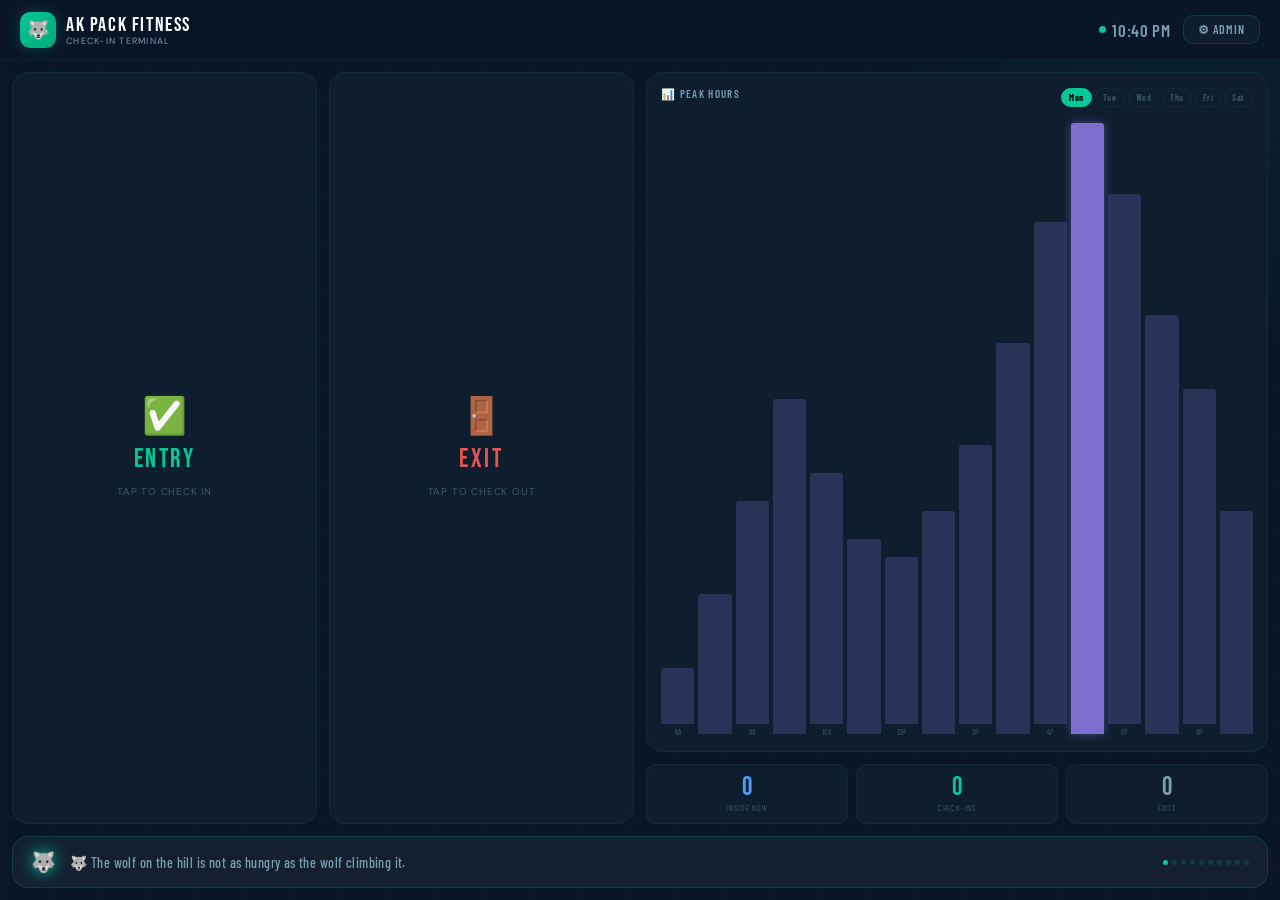
<file: member.html>
<!DOCTYPE html>
<html lang="en">
<head>
<meta charset="UTF-8">
<meta name="viewport" content="width=device-width, initial-scale=1.0, maximum-scale=1.0">
<title>AK Pack — Member</title>
<link rel="stylesheet" href="style.css">
<style>
body{display:flex;flex-direction:column;height:100vh;overflow:hidden}

.status-glow{position:fixed;top:-150px;right:-150px;width:450px;height:450px;border-radius:50%;filter:blur(90px);opacity:.08;pointer-events:none;transition:background .4s}

.page{flex:1;display:flex;flex-direction:column;padding:14px;gap:12px;animation:pIn .5s cubic-bezier(.34,1.56,.64,1);position:relative;z-index:1;overflow:hidden}
@keyframes pIn{from{opacity:0;transform:scale(.96) translateY(16px)}to{opacity:1;transform:scale(1) translateY(0)}}

.topbar{display:flex;align-items:center;justify-content:space-between;flex-shrink:0}
.back{display:flex;align-items:center;gap:5px;color:var(--text2);text-decoration:none;font-family:'Barlow Condensed',sans-serif;font-size:13px;font-weight:600;letter-spacing:.08em;text-transform:uppercase;background:none;border:none;cursor:pointer;transition:color .2s}
.back:hover{color:var(--text)}

.cdwrap{display:flex;align-items:center;gap:8px;font-family:'Barlow Condensed',sans-serif;font-size:12px;color:var(--text3);letter-spacing:.06em}
.cdring{width:26px;height:26px;position:relative}
.cdring svg{transform:rotate(-90deg)}
.cdring circle{fill:none;stroke-width:2.5}
.cdring .cbg{stroke:var(--border2)}
.cdring .cprog{stroke:var(--accent);transition:stroke-dashoffset 1s linear}
.cdnum{position:absolute;inset:0;display:flex;align-items:center;justify-content:center;font-family:'Bebas Neue',sans-serif;font-size:12px;color:var(--accent)}

.status-strip{height:3px;border-radius:2px;width:100%;flex-shrink:0}
.status-strip.active{background:linear-gradient(90deg,var(--accent),rgba(0,200,150,.2))}
.status-strip.warning{background:linear-gradient(90deg,var(--yellow),rgba(245,200,66,.2))}
.status-strip.expired{background:linear-gradient(90deg,var(--red),rgba(224,85,85,.2))}

/* ROW 1 */
.row1{display:grid;grid-template-columns:2fr 1fr;gap:12px;flex:1;min-height:0}

.details-card{background:var(--card);border:1px solid var(--border);border-radius:var(--radius);padding:16px;display:flex;flex-direction:column;gap:10px;overflow:hidden}
.greeting{font-family:'Bebas Neue',sans-serif;font-size:28px;letter-spacing:.05em;line-height:1}
.greeting span{color:var(--accent)}
.sub-line{font-size:12px;color:var(--text2);margin-top:-4px}
.det-grid{display:grid;grid-template-columns:1fr 1fr;gap:8px;flex:1}
.det-item{display:flex;flex-direction:column;gap:2px}
.det-lbl{font-size:9px;color:var(--text3);letter-spacing:.1em;text-transform:uppercase;font-family:'Barlow Condensed',sans-serif}
.det-val{font-family:'Barlow Condensed',sans-serif;font-size:14px;font-weight:600;color:var(--text)}

.cal-card{background:var(--card);border:1px solid var(--border);border-radius:var(--radius);padding:12px;display:flex;flex-direction:column;gap:7px;overflow:hidden}
.cal-hdr{display:flex;align-items:center;justify-content:space-between}
.cal-month{font-family:'Bebas Neue',sans-serif;font-size:12px;color:var(--text3);letter-spacing:.05em}
.cal-dh{display:grid;grid-template-columns:repeat(7,1fr);gap:1px;text-align:center}
.cal-dh-l{font-size:7px;color:var(--text3);font-family:'Barlow Condensed',sans-serif;padding:1px 0}
.cal-grid{display:grid;grid-template-columns:repeat(7,1fr);gap:2px;flex:1}
.cd{aspect-ratio:1;display:flex;align-items:center;justify-content:center;border-radius:50%;font-size:8px;font-family:'Barlow Condensed',sans-serif;font-weight:600;color:var(--text3);transition:all .2s}
.cd.att{background:rgba(0,200,150,.18);color:var(--accent);border:1px solid rgba(0,200,150,.25)}
.cd.tod{background:var(--accent);color:#000;box-shadow:0 0 8px rgba(0,200,150,.4)}
.cd.mt{opacity:0}

/* ROW 2 */
.row2{display:grid;grid-template-columns:1fr 2fr;gap:12px;flex-shrink:0}

.timer-card{background:var(--card);border:1px solid var(--border);border-radius:var(--radius);padding:14px;display:flex;flex-direction:column;align-items:center;justify-content:center;gap:8px}
.timer-lbl{font-family:'Barlow Condensed',sans-serif;font-size:10px;font-weight:600;letter-spacing:.12em;text-transform:uppercase;color:var(--text2)}
.ring-wrap{position:relative;width:80px;height:80px}
.ring-wrap svg{transform:rotate(-90deg);width:100%;height:100%}
.ring-wrap circle{fill:none;stroke-width:5}
.ring-bg{stroke:var(--border2)}
.ring-prog{stroke:var(--accent);stroke-linecap:round;transition:stroke-dashoffset 1s linear}
.timer-center{position:absolute;inset:0;display:flex;flex-direction:column;align-items:center;justify-content:center}
.timer-time{font-family:'Bebas Neue',sans-serif;font-size:18px;letter-spacing:.05em;line-height:1}
.timer-sub{font-size:7px;color:var(--text3);letter-spacing:.08em;text-transform:uppercase;font-family:'Barlow Condensed',sans-serif}
.timer-status{display:flex;align-items:center;gap:4px;font-size:9px;color:var(--text3);font-family:'Barlow Condensed',sans-serif;letter-spacing:.06em;text-transform:uppercase}

.stats-card{background:var(--card);border:1px solid var(--border);border-radius:var(--radius);padding:14px 18px;display:grid;grid-template-columns:1fr 1fr;gap:12px;align-content:center}
.st-item{display:flex;flex-direction:column;gap:2px}
.st-lbl{font-size:9px;color:var(--text3);letter-spacing:.1em;text-transform:uppercase;font-family:'Barlow Condensed',sans-serif}
.st-val{font-family:'Bebas Neue',sans-serif;font-size:26px;letter-spacing:.03em;line-height:1;color:var(--accent)}
.st-sub{font-size:10px;color:var(--text2);font-family:'Barlow Condensed',sans-serif}

@media(max-width:600px){
  .row1{grid-template-columns:1fr}
  .row2{grid-template-columns:1fr 1fr}
  .greeting{font-size:22px}
}
@media(max-height:520px){
  .page{gap:8px;padding:10px}
  .row1{grid-template-columns:2fr 1fr}
  .row2{flex-shrink:0}
  .greeting{font-size:20px}
  .ring-wrap{width:64px;height:64px}
  .timer-time{font-size:15px}
}
</style>
</head>
<body>
<div class="status-glow" id="sGlow"></div>

<div class="page">
  <div class="topbar">
    <a class="back" href="index.html">← Back</a>
    <div class="cdwrap">
      <span>Auto close</span>
      <div class="cdring">
        <svg viewBox="0 0 26 26">
          <circle class="cbg" cx="13" cy="13" r="10"/>
          <circle class="cprog" id="cdCirc" cx="13" cy="13" r="10" stroke-dasharray="62.8" stroke-dashoffset="0"/>
        </svg>
        <div class="cdnum" id="cdNum">5</div>
      </div>
    </div>
  </div>

  <div class="status-strip" id="sStrip"></div>

  <!-- ROW 1 -->
  <div class="row1">
    <div class="details-card">
      <div>
        <div class="greeting">Welcome, <span id="mName">—</span>! 🐺</div>
        <div class="sub-line" id="mSub">Loading details...</div>
      </div>
      <div class="det-grid">
        <div class="det-item"><div class="det-lbl">Member ID</div><div class="det-val" id="dId">—</div></div>
        <div class="det-item"><div class="det-lbl">Package</div><div class="det-val" id="dPkg">—</div></div>
        <div class="det-item"><div class="det-lbl">Expiry</div><div class="det-val" id="dExp">—</div></div>
        <div class="det-item"><div class="det-lbl">Days Left</div><div class="det-val" id="dDays">—</div></div>
        <div class="det-item"><div class="det-lbl">Status</div><div class="det-val" id="dStatus">—</div></div>
        <div class="det-item"><div class="det-lbl">Contact</div><div class="det-val" id="dContact">—</div></div>
      </div>
    </div>

    <div class="cal-card">
      <div class="cal-hdr">
        <div class="card-title">📅 Attendance</div>
        <div class="cal-month" id="calMonth">—</div>
      </div>
      <div class="cal-dh">
        <div class="cal-dh-l">M</div><div class="cal-dh-l">T</div><div class="cal-dh-l">W</div>
        <div class="cal-dh-l">T</div><div class="cal-dh-l">F</div><div class="cal-dh-l">S</div><div class="cal-dh-l">S</div>
      </div>
      <div class="cal-grid" id="calGrid"></div>
    </div>
  </div>

  <!-- ROW 2 -->
  <div class="row2">
    <div class="timer-card">
      <div class="timer-lbl">🕐 Session</div>
      <div class="ring-wrap">
        <svg viewBox="0 0 80 80">
          <circle class="ring-bg" cx="40" cy="40" r="34"/>
          <circle class="ring-prog" id="timerRing" cx="40" cy="40" r="34" stroke-dasharray="213.6" stroke-dashoffset="213.6"/>
        </svg>
        <div class="timer-center">
          <div class="timer-time" id="timerDisp">00:00</div>
          <div class="timer-sub">Session</div>
        </div>
      </div>
      <div class="timer-status"><span class="live-dot" id="tDot"></span><span id="tStatus">Recording</span></div>
    </div>

    <div class="stats-card">
      <div class="st-item"><div class="st-lbl">🔥 Streak</div><div class="st-val" id="sStreak">0</div><div class="st-sub">days in a row</div></div>
      <div class="st-item"><div class="st-lbl">📅 This Month</div><div class="st-val" id="sMonth">0</div><div class="st-sub">visits</div></div>
      <div class="st-item"><div class="st-lbl">🏋️ Total Visits</div><div class="st-val" id="sTotal">0</div><div class="st-sub">all time</div></div>
      <div class="st-item"><div class="st-lbl">⏱ Avg Session</div><div class="st-val" id="sAvg">—</div><div class="st-sub">minutes</div></div>
    </div>
  </div>
</div>

<div class="toast-container" id="tc"></div>

<script>
const SHEET_ID=localStorage.getItem('ak_sheet_id')||'1Vo8k_hEm6OrJt-Bqf1T8vxcMH4_U9DoXkxsJPt9lKsw';
const SCRIPT_URL=localStorage.getItem('ak_script_url')||'https://script.google.com/macros/s/AKfycbz02njZU6nztUqGbq1mPlGz9LkZyrRAnew6sTsD73hgQ5i2hFFipA5lwPcHEsShbNcN/exec';
const memberId=sessionStorage.getItem('ak_member_id')||'';
const mode=sessionStorage.getItem('ak_mode')||'entry';
if(!memberId)location.href='index.html';

/* COUNTDOWN */
let cd=5;const circ=62.8;
function tickCD(){
  document.getElementById('cdCirc').style.strokeDashoffset=circ*(1-cd/5);
  document.getElementById('cdNum').textContent=cd;
  cd--;if(cd<0)location.href='index.html';
}
tickCD();const cdInt=setInterval(tickCD,1000);

/* SESSION TIMER */
const GOAL=3600;let secs=0;let sInt;
const ringEl=document.getElementById('timerRing');
const C=213.6;
function startTimer(){
  if(mode==='exit'){
    const et=sessionStorage.getItem('ak_entry_'+memberId);
    if(et){secs=Math.floor((Date.now()-parseInt(et))/1000);}
    updateTimer();
    document.getElementById('tDot').style.animation='none';
    document.getElementById('tDot').style.opacity='.4';
    document.getElementById('tStatus').textContent='Session ended';
  }else{
    sessionStorage.setItem('ak_entry_'+memberId,Date.now());
    secs=0;updateTimer();
    sInt=setInterval(()=>{secs++;updateTimer();},1000);
  }
}
function updateTimer(){
  const m=Math.floor(secs/60),s=secs%60;
  document.getElementById('timerDisp').textContent=`${String(m).padStart(2,'0')}:${String(s).padStart(2,'0')}`;
  const off=C*(1-Math.min(secs/GOAL,1));
  ringEl.style.strokeDashoffset=off;
}

/* CALENDAR */
const MONTHS=['Jan','Feb','Mar','Apr','May','Jun','Jul','Aug','Sep','Oct','Nov','Dec'];
function renderCal(attDays){
  const now=new Date();const yr=now.getFullYear();const mo=now.getMonth();
  document.getElementById('calMonth').textContent=MONTHS[mo];
  const first=new Date(yr,mo,1).getDay();
  const dim=new Date(yr,mo+1,0).getDate();
  const off=(first+6)%7;
  const grid=document.getElementById('calGrid');grid.innerHTML='';
  for(let i=0;i<off;i++){const e=document.createElement('div');e.className='cd mt';grid.appendChild(e);}
  for(let d=1;d<=dim;d++){
    const cell=document.createElement('div');
    const ds=`${String(d).padStart(2,'0')}/${String(mo+1).padStart(2,'0')}/${yr}`;
    const isToday=d===now.getDate();
    const att=attDays.includes(ds);
    cell.className='cd'+(isToday?' tod':att?' att':'');
    cell.textContent=d;grid.appendChild(cell);
  }
}

/* APPLY STATUS */
function applyStatus(sc){
  const strip=document.getElementById('sStrip');
  const glow=document.getElementById('sGlow');
  strip.className='status-strip '+sc;
  glow.style.background=sc==='active'?'var(--accent)':sc==='warning'?'var(--yellow)':'var(--red)';
  const ring=document.getElementById('timerRing');
  ring.style.stroke=sc==='active'?'var(--accent)':sc==='warning'?'var(--yellow)':'var(--red)';
  const statusEl=document.getElementById('dStatus');
  if(sc==='active')statusEl.innerHTML='<span style="color:var(--accent)">🟢 Active</span>';
  else if(sc==='warning')statusEl.innerHTML='<span style="color:var(--yellow)">🟡 Expiring</span>';
  else statusEl.innerHTML='<span style="color:var(--red)">🔴 Expired</span>';
}

/* LOAD MEMBER */
function loadMember(){
  if(!SHEET_ID){showDemo();return;}
  const cb='akMem_'+Date.now();
  window[cb]=function(data){
    try{
      const rows=data.table.rows||[];
      const mem=rows.find(r=>String(r.c[6]?.v||r.c[6]?.f||'').trim()===String(memberId).trim());
      if(!mem){toast('❌ Member not found','error');setTimeout(()=>location.href='numpad.html?mode='+mode,2000);return;}
      const name=mem.c[0]?.v||'—';
      const contact=mem.c[1]?.v||'—';
      const pkg=mem.c[2]?.v||'—';
      const expiry=mem.c[3]?.f||String(mem.c[3]?.v||'—');
      const parts=expiry.split('/');
      let daysLeft='—';let sc='active';
      if(parts.length===3){
        const ed=new Date(parts[2],parts[1]-1,parts[0]);
        const diff=Math.ceil((ed-new Date())/(864e5));
        daysLeft=diff>0?diff:0;
        if(diff<=0)sc='expired';else if(diff<=7)sc='warning';
      }
      document.getElementById('mName').textContent=name.split(' ')[0];
      document.getElementById('mSub').textContent=mode==='entry'?"Let's crush it today! 💪":"Great session! 🐺";
      document.getElementById('dId').textContent='#'+memberId;
      document.getElementById('dPkg').textContent=pkg;
      document.getElementById('dExp').textContent=expiry;
      document.getElementById('dDays').textContent=daysLeft+' days';
      document.getElementById('dContact').textContent=contact;
      applyStatus(sc);
      loadAttendance(memberId,name,sc);
      logAttendance(memberId,name);
    }catch(e){console.error(e);showDemo();}
    delete window[cb];
  };
  const s=document.createElement('script');
  s.src=`https://docs.google.com/spreadsheets/d/${SHEET_ID}/gviz/tq?sheet=Members&tq=select%20*&tqx=responseHandler:${cb}`;
  document.head.appendChild(s);
}

function loadAttendance(id,name,sc){
  const cb='akAtt_'+Date.now();
  window[cb]=function(data){
    try{
      const rows=data.table.rows||[];
      const myRows=rows.filter(r=>String(r.c[2]?.v||'').trim()===String(id).trim());
      const attDays=[...new Set(myRows.filter(r=>r.c[4]?.v==='Entry').map(r=>r.c[0]?.f||String(r.c[0]?.v||'')))];
      const now=new Date();
      const mo=now.getMonth();
      const monthV=attDays.filter(d=>{const p=d.split('/');return p.length===3&&parseInt(p[1])-1===mo;}).length;
      let streak=0;
      for(let i=0;i<60;i++){
        const d=new Date(now);d.setDate(d.getDate()-i);
        const ds=`${String(d.getDate()).padStart(2,'0')}/${String(d.getMonth()+1).padStart(2,'0')}/${d.getFullYear()}`;
        if(attDays.includes(ds))streak++;
        else if(i>0)break;
      }
      document.getElementById('sStreak').textContent=streak;
      document.getElementById('sMonth').textContent=monthV;
      document.getElementById('sTotal').textContent=attDays.length;
      renderCal(attDays);
    }catch(e){renderCal([]);}
    delete window[cb];
  };
  const s=document.createElement('script');
  s.src=`https://docs.google.com/spreadsheets/d/${SHEET_ID}/gviz/tq?sheet=Attendance&tq=select%20*&tqx=responseHandler:${cb}`;
  document.head.appendChild(s);
}

function logAttendance(id,name){
  if(!SCRIPT_URL)return;
  const now=new Date();
  const date=now.toLocaleDateString('en-GB');
  const time=now.toLocaleTimeString('en-US',{hour:'2-digit',minute:'2-digit',hour12:true});

  let payload;
  if(mode==='entry'){
    // New row: Date | Membership ID | Client name | Check In Time | Check Out Time | Status
    payload={
      sheet:'Attendance',
      action:'Entry',
      date:date,
      membershipId:id,
      clientName:name,
      checkInTime:time
    };
  } else {
    // Find existing row and update Check Out Time
    payload={
      sheet:'Attendance',
      action:'Exit',
      date:date,
      membershipId:id,
      clientName:name,
      checkOutTime:time
    };
  }

  const cb='akW_'+Date.now();
  window[cb]=function(r){console.log('[AK Write]',r);delete window[cb];};
  const s=document.createElement('script');
  s.src=`${SCRIPT_URL}?data=${encodeURIComponent(JSON.stringify(payload))}&callback=${cb}`;
  document.head.appendChild(s);
}

function showDemo(){
  document.getElementById('mName').textContent='John';
  document.getElementById('mSub').textContent=mode==='entry'?"Let's crush it today! 💪":"Great session! 🐺";
  document.getElementById('dId').textContent='#42';
  document.getElementById('dPkg').textContent='Monthly';
  document.getElementById('dExp').textContent='31/03/2026';
  document.getElementById('dDays').textContent='20 days';
  document.getElementById('dContact').textContent='+971 50 123 4567';
  applyStatus('active');
  renderCal(['01/03/2026','03/03/2026','05/03/2026','07/03/2026','08/03/2026','10/03/2026','11/03/2026','12/03/2026']);
  document.getElementById('sStreak').textContent='5';
  document.getElementById('sMonth').textContent='8';
  document.getElementById('sTotal').textContent='142';
  document.getElementById('sAvg').textContent='52';
}

function toast(msg,type='success'){const t=document.createElement('div');t.className=`toast ${type}`;t.textContent=msg;document.getElementById('tc').appendChild(t);setTimeout(()=>t.remove(),3000);}

loadMember();
startTimer();
</script>
</body>
</html>
</file>
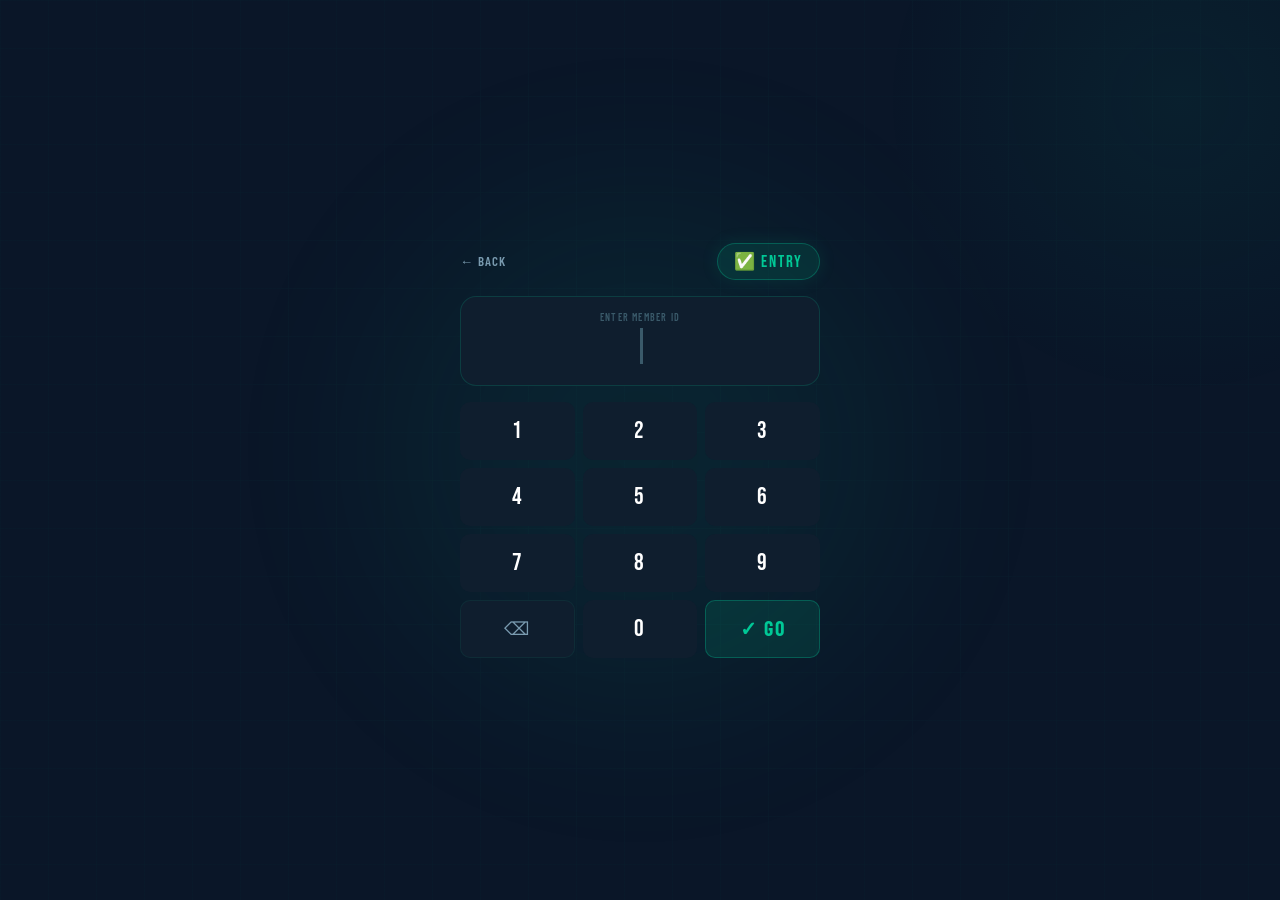
<file: numpad-1.html>
<!DOCTYPE html>
<html lang="en">
<head>
<meta charset="UTF-8">
<meta name="viewport" content="width=device-width, initial-scale=1.0, maximum-scale=1.0">
<title>AK Pack — Check In</title>
<link rel="stylesheet" href="style.css">
<style>
body{display:flex;align-items:center;justify-content:center;min-height:100vh;overflow:hidden}

.bg-glow{position:fixed;top:50%;left:50%;transform:translate(-50%,-50%);width:500px;height:500px;border-radius:50%;filter:blur(100px);opacity:.08;pointer-events:none;transition:background .4s}
.bg-glow.entry{background:var(--accent)}
.bg-glow.exit{background:var(--red)}

.wrap{width:100%;max-width:400px;padding:20px;display:flex;flex-direction:column;gap:16px;animation:pageUp .4s cubic-bezier(.34,1.56,.64,1);position:relative;z-index:1}
@keyframes pageUp{from{opacity:0;transform:translateY(32px) scale(.96)}to{opacity:1;transform:translateY(0) scale(1)}}

.top-nav{display:flex;align-items:center;justify-content:space-between}
.back{display:flex;align-items:center;gap:5px;color:var(--text2);text-decoration:none;font-family:'Barlow Condensed',sans-serif;font-size:13px;font-weight:600;letter-spacing:.08em;text-transform:uppercase;background:none;border:none;cursor:pointer;transition:color .2s}
.back:hover{color:var(--text)}

.mode-badge{display:flex;align-items:center;gap:7px;padding:7px 16px;border-radius:30px;font-family:'Bebas Neue',sans-serif;font-size:17px;letter-spacing:.1em}
.mode-badge.entry{background:rgba(0,200,150,.12);border:1px solid rgba(0,200,150,.3);color:var(--accent);box-shadow:0 0 18px rgba(0,200,150,.12)}
.mode-badge.exit{background:rgba(224,85,85,.12);border:1px solid rgba(224,85,85,.3);color:var(--red);box-shadow:0 0 18px rgba(224,85,85,.12)}

.display{background:var(--card);border:1px solid var(--border2);border-radius:var(--radius);padding:14px 18px;text-align:center}
.display-label{font-family:'Barlow Condensed',sans-serif;font-size:10px;font-weight:600;letter-spacing:.12em;text-transform:uppercase;color:var(--text3);margin-bottom:4px}
.display-val{font-family:'Bebas Neue',sans-serif;font-size:44px;letter-spacing:.14em;line-height:1;min-height:44px;transition:color .2s}
.display-val.entry{color:var(--accent)}
.display-val.exit{color:var(--red)}
.display-val.empty{color:var(--text3)}
.cursor{display:inline-block;width:3px;height:36px;background:var(--text3);vertical-align:middle;margin-left:2px;animation:blink 1s infinite}
@keyframes blink{0%,100%{opacity:1}50%{opacity:0}}

.numpad{display:grid;grid-template-columns:repeat(3,1fr);gap:8px}
.nk{background:var(--card);border:1px solid var(--border);border-radius:var(--radius-sm);padding:14px;font-family:'Bebas Neue',sans-serif;font-size:24px;letter-spacing:.05em;color:var(--text);cursor:pointer;transition:all .15s cubic-bezier(.34,1.56,.64,1);text-align:center;display:flex;align-items:center;justify-content:center;min-height:58px;user-select:none;border:none;background:var(--card)}
.nk:hover{background:var(--card2);border:1px solid var(--border2);transform:scale(1.04)}
.nk:active{transform:scale(.94);background:var(--bg2)}
.nk.del{font-size:18px;color:var(--text2);border:1px solid var(--border)}
.nk.go{font-family:'Barlow Condensed',sans-serif;font-size:20px;font-weight:700;letter-spacing:.08em;border:1px solid var(--border)}
.nk.go.entry{background:rgba(0,200,150,.12);border-color:rgba(0,200,150,.3);color:var(--accent)}
.nk.go.entry:hover{background:var(--accent);color:#000;box-shadow:0 0 20px rgba(0,200,150,.4)}
.nk.go.exit{background:rgba(224,85,85,.12);border-color:rgba(224,85,85,.3);color:var(--red)}
.nk.go.exit:hover{background:var(--red);color:#fff;box-shadow:0 0 20px rgba(224,85,85,.4)}

@keyframes shake{0%,100%{transform:translateX(0)}20%{transform:translateX(-8px)}40%{transform:translateX(8px)}60%{transform:translateX(-5px)}80%{transform:translateX(5px)}}
.shake{animation:shake .4s ease}

.loading{position:fixed;inset:0;background:rgba(10,22,40,.85);backdrop-filter:blur(10px);display:flex;flex-direction:column;align-items:center;justify-content:center;gap:14px;z-index:999;opacity:0;pointer-events:none;transition:opacity .3s}
.loading.show{opacity:1;pointer-events:all}
.spinner{width:36px;height:36px;border:3px solid var(--border);border-top-color:var(--accent);border-radius:50%;animation:spin .7s linear infinite}
@keyframes spin{to{transform:rotate(360deg)}}
.loading-text{font-family:'Barlow Condensed',sans-serif;font-size:13px;letter-spacing:.1em;text-transform:uppercase;color:var(--text2)}

@media(max-width:600px){.wrap{padding:14px;max-width:100%}.nk{min-height:52px;font-size:22px}}
@media(max-height:520px){
  .wrap{gap:10px;max-width:100%;flex-direction:row;flex-wrap:wrap;max-width:700px}
  .top-nav,.display{width:100%}
  .numpad{flex:1}
}
</style>
</head>
<body>
<div class="bg-glow" id="glow"></div>

<div class="wrap">
  <div class="top-nav">
    <a class="back" href="index.html">← Back</a>
    <div class="mode-badge" id="modeBadge">✅ ENTRY</div>
  </div>

  <div class="display">
    <div class="display-label">Enter Member ID</div>
    <div class="display-val empty" id="dispVal"><span class="cursor"></span></div>
  </div>

  <div class="numpad">
    <button class="nk" onclick="add('1')">1</button>
    <button class="nk" onclick="add('2')">2</button>
    <button class="nk" onclick="add('3')">3</button>
    <button class="nk" onclick="add('4')">4</button>
    <button class="nk" onclick="add('5')">5</button>
    <button class="nk" onclick="add('6')">6</button>
    <button class="nk" onclick="add('7')">7</button>
    <button class="nk" onclick="add('8')">8</button>
    <button class="nk" onclick="add('9')">9</button>
    <button class="nk del" onclick="del()">⌫</button>
    <button class="nk" onclick="add('0')">0</button>
    <button class="nk go" id="goBtn" onclick="go()">✓ GO</button>
  </div>
</div>

<div class="loading" id="loader"><div class="spinner"></div><div class="loading-text">Looking up member...</div></div>
<div class="toast-container" id="tc"></div>

<script>
const p=new URLSearchParams(location.search);
const mode=p.get('mode')||'entry';
let val='';

const badge=document.getElementById('modeBadge');
const goBtn=document.getElementById('goBtn');
const glow=document.getElementById('glow');
const dv=document.getElementById('dispVal');

if(mode==='exit'){
  badge.textContent='🚪 EXIT';badge.className='mode-badge exit';
  goBtn.className='nk go exit';glow.className='bg-glow exit';
}else{
  badge.textContent='✅ ENTRY';badge.className='mode-badge entry';
  goBtn.className='nk go entry';glow.className='bg-glow entry';
}

function render(){
  if(val){dv.textContent=val;dv.className=`display-val ${mode}`;}
  else{dv.innerHTML='<span class="cursor"></span>';dv.className='display-val empty';}
}
function add(d){if(val.length>=6)return;val+=d;render();if(navigator.vibrate)navigator.vibrate(8);}
function del(){val=val.slice(0,-1);render();}
function go(){
  if(!val){dv.classList.add('shake');setTimeout(()=>dv.classList.remove('shake'),400);toast('Enter a Member ID','error');return;}
  sessionStorage.setItem('ak_member_id',val);
  sessionStorage.setItem('ak_mode',mode);
  document.getElementById('loader').classList.add('show');
  setTimeout(()=>location.href='member.html',700);
}
document.addEventListener('keydown',e=>{
  if(e.key>='0'&&e.key<='9')add(e.key);
  else if(e.key==='Backspace')del();
  else if(e.key==='Enter')go();
});
function toast(msg,type='success'){const t=document.createElement('div');t.className=`toast ${type}`;t.textContent=msg;document.getElementById('tc').appendChild(t);setTimeout(()=>t.remove(),3000);}
</script>
</body>
</html>
</file>
<file: style.css>
@import url('https://fonts.googleapis.com/css2?family=Bebas+Neue&family=Barlow+Condensed:wght@400;500;600;700&family=DM+Sans:wght@300;400;500;600&display=swap');

:root {
  --bg:        #0A1628;
  --bg2:       #0D1F2D;
  --bg3:       #112233;
  --card:      #0F1E2E;
  --card2:     #142030;
  --accent:    #00C896;
  --accent2:   #00A87A;
  --accent-glow: rgba(0,200,150,0.25);
  --teal-card: linear-gradient(135deg,#0D3A2E,#0F4A38);
  --purple:    #7C6FCD;
  --yellow:    #F5C842;
  --red:       #E05555;
  --blue:      #4A9EFF;
  --text:      #FFFFFF;
  --text2:     #7A9BB0;
  --text3:     #3A5A6A;
  --border:    rgba(0,200,150,0.08);
  --border2:   rgba(0,200,150,0.18);
  --radius:    16px;
  --radius-sm: 10px;
  --sidebar:   64px;
  --topbar:    60px;
}

*{margin:0;padding:0;box-sizing:border-box}
html,body{height:100%;overflow:hidden}
body{background:var(--bg);color:var(--text);font-family:'DM Sans',sans-serif;font-size:14px}

body::before{
  content:'';position:fixed;inset:0;
  background-image:linear-gradient(rgba(0,200,150,0.02) 1px,transparent 1px),linear-gradient(90deg,rgba(0,200,150,0.02) 1px,transparent 1px);
  background-size:48px 48px;pointer-events:none;z-index:0;
}

/* Ambient glow top right */
body::after{
  content:'';position:fixed;top:-200px;right:-200px;
  width:600px;height:600px;border-radius:50%;
  background:radial-gradient(circle,rgba(0,200,150,0.06) 0%,transparent 70%);
  pointer-events:none;z-index:0;
}

.card{background:var(--card);border:1px solid var(--border);border-radius:var(--radius);padding:16px;position:relative;overflow:hidden;transition:border-color .2s,box-shadow .2s}
.card:hover{border-color:var(--border2)}
.card-title{font-family:'Barlow Condensed',sans-serif;font-size:11px;font-weight:600;letter-spacing:.12em;text-transform:uppercase;color:var(--text2);margin-bottom:6px}

.badge{display:inline-flex;align-items:center;gap:4px;padding:3px 9px;border-radius:20px;font-size:10px;font-weight:600;letter-spacing:.06em;text-transform:uppercase}
.badge-green{background:rgba(0,200,150,.15);color:var(--accent);border:1px solid rgba(0,200,150,.2)}
.badge-yellow{background:rgba(245,200,66,.15);color:var(--yellow);border:1px solid rgba(245,200,66,.2)}
.badge-red{background:rgba(224,85,85,.15);color:var(--red);border:1px solid rgba(224,85,85,.2)}
.badge-blue{background:rgba(74,158,255,.15);color:var(--blue);border:1px solid rgba(74,158,255,.2)}

::-webkit-scrollbar{width:3px}
::-webkit-scrollbar-track{background:transparent}
::-webkit-scrollbar-thumb{background:var(--border2);border-radius:2px}

.toast-container{position:fixed;bottom:20px;right:20px;z-index:9999;display:flex;flex-direction:column;gap:8px}
.toast{background:var(--card2);border:1px solid var(--border2);border-radius:var(--radius-sm);padding:12px 16px;font-size:13px;animation:toastIn .3s ease;max-width:280px}
.toast.error{border-color:var(--red);color:var(--red)}
.toast.success{border-color:var(--accent);color:var(--accent)}
@keyframes toastIn{from{opacity:0;transform:translateX(16px)}to{opacity:1;transform:translateX(0)}}

.live-dot{width:7px;height:7px;border-radius:50%;background:var(--accent);display:inline-block;animation:livePulse 1.5s infinite}
@keyframes livePulse{0%,100%{opacity:1;box-shadow:0 0 0 0 rgba(0,200,150,.4)}50%{opacity:.7;box-shadow:0 0 0 5px rgba(0,200,150,0)}}

@media(max-width:600px){body{overflow:auto};:root{--sidebar:0px}}
</file>
